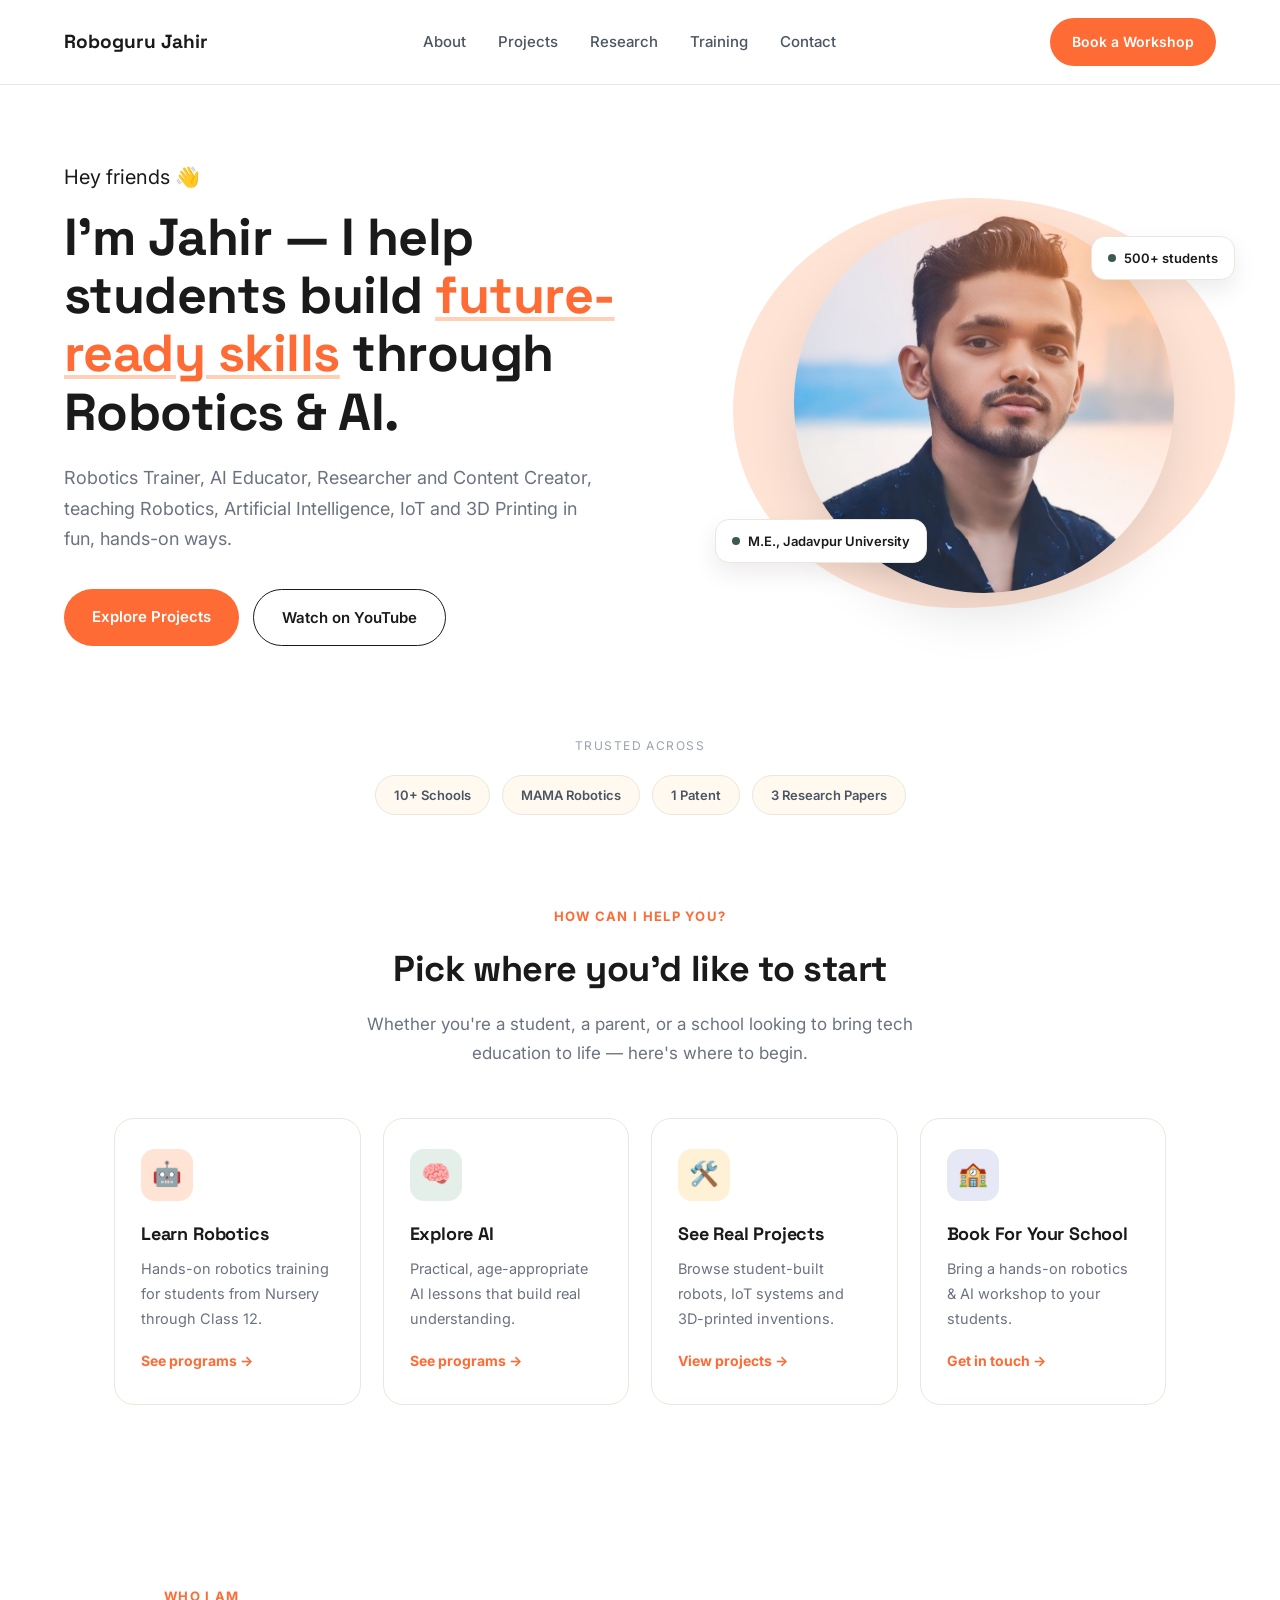
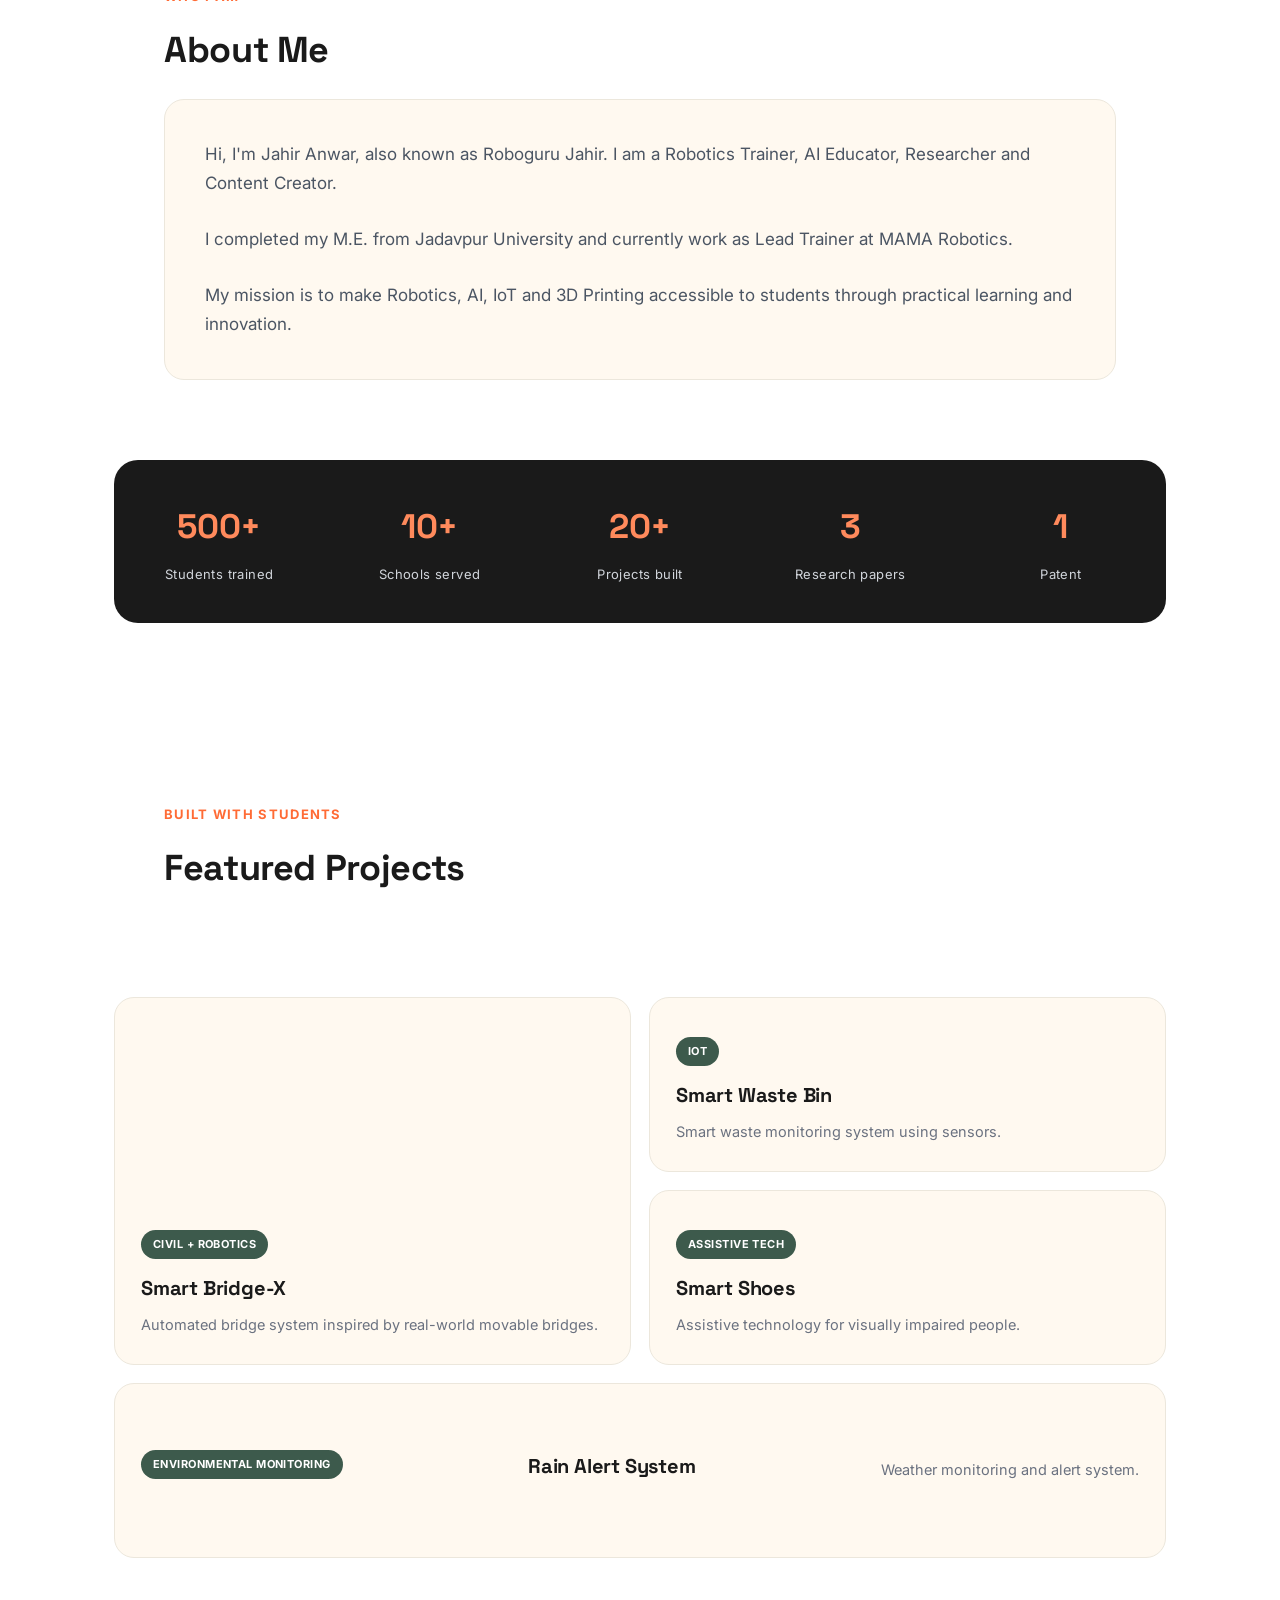
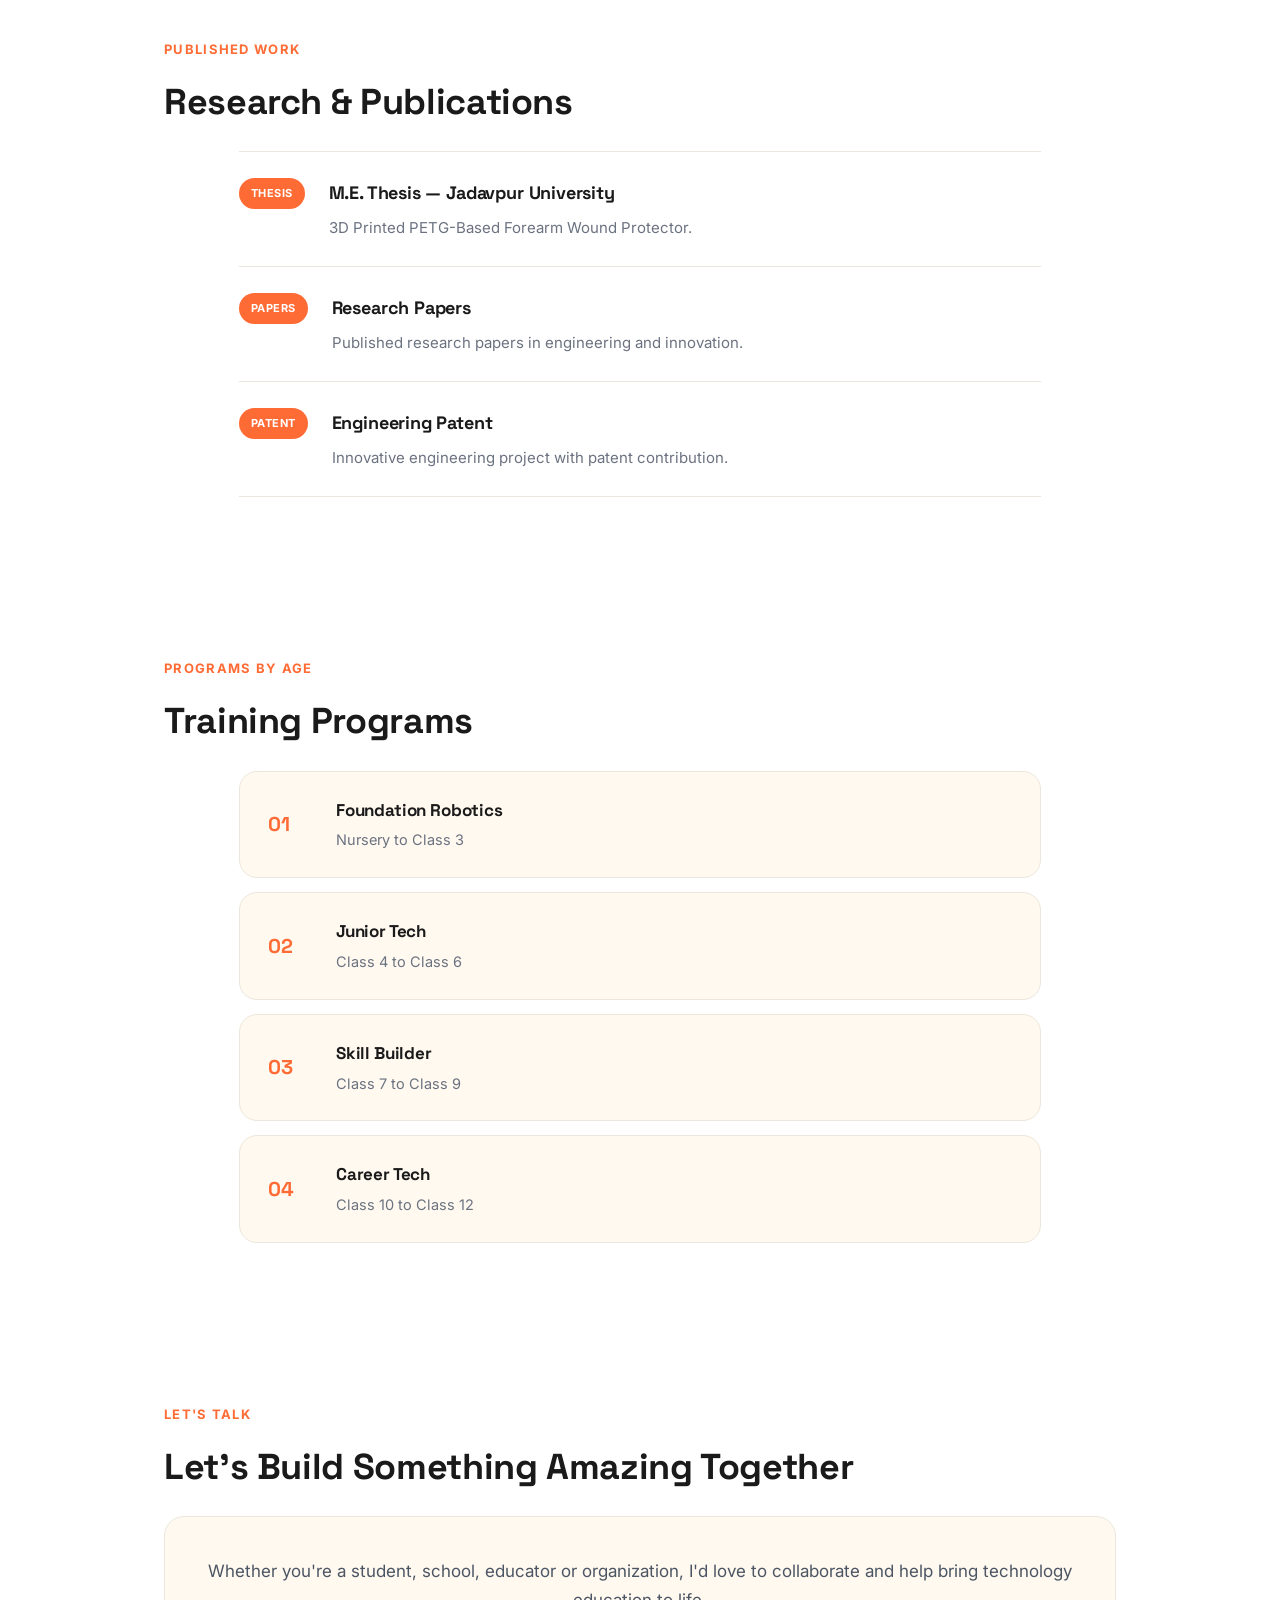
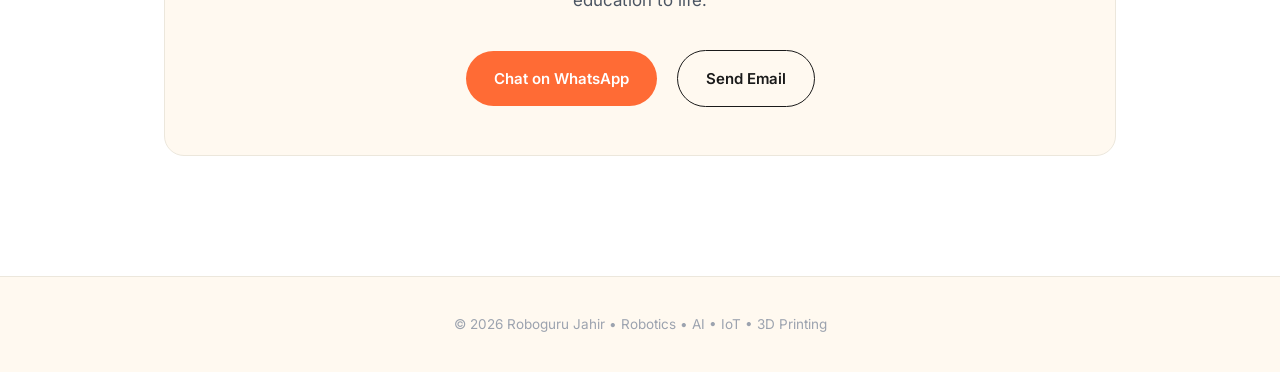
<file: index.html>
<!DOCTYPE html>
<html lang="en">

<head>
<meta charset="UTF-8">
<meta name="viewport" content="width=device-width, initial-scale=1.0">

<title>Roboguru Jahir | Robotics & AI Educator in Kolkata</title>
<meta name="description" content="Jahir Anwar (Roboguru Jahir) trains 500+ students across 10+ schools in Robotics, AI, IoT and 3D Printing. M.E., Jadavpur University. Lead Trainer at MAMA Robotics.">

<link rel="stylesheet" href="style.css">

<link rel="preconnect" href="https://fonts.googleapis.com">
<link href="https://fonts.googleapis.com/css2?family=Space+Grotesk:wght@500;600;700&family=Inter:wght@400;500;600&family=JetBrains+Mono:wght@400;500;700&display=swap" rel="stylesheet">

<script defer src="script.js"></script>

</head>

<body>

<header>
<div class="navbar">
  <div class="logo">Roboguru Jahir</div>
  <div class="nav-links">
    <a href="#about">About</a>
    <a href="#projects">Projects</a>
    <a href="#research">Research</a>
    <a href="#training">Training</a>
    <a href="#contact">Contact</a>
  </div>
  <a href="#contact" class="cta-btn">Book a Workshop</a>
</div>
</header>

<section class="hero">
  <div class="hero-content">
    <div class="hero-greeting">Hey friends 👋</div>
    <h1>I'm Jahir — I help students build <a href="#training">future-ready skills</a> through Robotics & AI.</h1>
    <p>
      Robotics Trainer, AI Educator, Researcher and Content Creator, teaching
      Robotics, Artificial Intelligence, IoT and 3D Printing in fun,
      hands-on ways.
    </p>
    <div class="hero-buttons">
      <a href="#projects" class="btn-primary">Explore Projects</a>
      <a href="https://youtube.com/@robogurujahir" target="_blank" class="btn-secondary">Watch on YouTube</a>
    </div>
  </div>

  <div class="hero-photo">
    <img src="jahir.jpg" alt="Jahir Anwar, Roboguru Jahir">
    <div class="hero-tag tag-1"><span class="dot"></span> 500+ students</div>
    <div class="hero-tag tag-2"><span class="dot"></span> M.E., Jadavpur University</div>
  </div>
</section>

<div class="trust-strip reveal">
  <span>Trusted across</span>
  <div class="trust-pills">
    <div>10+ Schools</div>
    <div>MAMA Robotics</div>
    <div>1 Patent</div>
    <div>3 Research Papers</div>
  </div>
</div>

<section class="topics-section reveal">
  <span class="eyebrow">How Can I Help You?</span>
  <h2 class="section-title">Pick where you'd like to start</h2>
  <p class="section-sub">Whether you're a student, a parent, or a school looking to bring tech education to life — here's where to begin.</p>

  <div class="topics-grid">
    <div class="topic-card">
      <div class="topic-icon">🤖</div>
      <h3>Learn Robotics</h3>
      <p>Hands-on robotics training for students from Nursery through Class 12.</p>
      <a href="#training">See programs →</a>
    </div>
    <div class="topic-card">
      <div class="topic-icon">🧠</div>
      <h3>Explore AI</h3>
      <p>Practical, age-appropriate AI lessons that build real understanding.</p>
      <a href="#training">See programs →</a>
    </div>
    <div class="topic-card">
      <div class="topic-icon">🛠️</div>
      <h3>See Real Projects</h3>
      <p>Browse student-built robots, IoT systems and 3D-printed inventions.</p>
      <a href="#projects">View projects →</a>
    </div>
    <div class="topic-card">
      <div class="topic-icon">🏫</div>
      <h3>Book For Your School</h3>
      <p>Bring a hands-on robotics & AI workshop to your students.</p>
      <a href="#contact">Get in touch →</a>
    </div>
  </div>
</section>

<section id="about" class="about reveal">
  <span class="eyebrow">Who I Am</span>
  <h2 class="section-title">About Me</h2>
  <div class="about-card">
    <p>
      Hi, I'm Jahir Anwar, also known as Roboguru Jahir. I am a Robotics Trainer,
      AI Educator, Researcher and Content Creator.
    </p>
    <br>
    <p>
      I completed my M.E. from Jadavpur University and currently work as Lead
      Trainer at MAMA Robotics.
    </p>
    <br>
    <p>
      My mission is to make Robotics, AI, IoT and 3D Printing accessible to
      students through practical learning and innovation.
    </p>
  </div>
</section>

<section class="stats-section reveal">
  <div class="stats">
    <div class="card">
      <h3>500+</h3>
      <p>Students trained</p>
    </div>
    <div class="card">
      <h3>10+</h3>
      <p>Schools served</p>
    </div>
    <div class="card">
      <h3>20+</h3>
      <p>Projects built</p>
    </div>
    <div class="card">
      <h3>3</h3>
      <p>Research papers</p>
    </div>
    <div class="card">
      <h3>1</h3>
      <p>Patent</p>
    </div>
  </div>
</section>

<section id="projects" class="about reveal">
  <span class="eyebrow">Built With Students</span>
  <h2 class="section-title">Featured Projects</h2>
</section>

<div class="projects-grid reveal">
  <div class="project-card">
    <div class="project-tag">Civil + Robotics</div>
    <h3>Smart Bridge-X</h3>
    <p>Automated bridge system inspired by real-world movable bridges.</p>
  </div>
  <div class="project-card">
    <div class="project-tag">IoT</div>
    <h3>Smart Waste Bin</h3>
    <p>Smart waste monitoring system using sensors.</p>
  </div>
  <div class="project-card">
    <div class="project-tag">Assistive Tech</div>
    <h3>Smart Shoes</h3>
    <p>Assistive technology for visually impaired people.</p>
  </div>
  <div class="project-card">
    <div class="project-tag">Environmental Monitoring</div>
    <h3>Rain Alert System</h3>
    <p>Weather monitoring and alert system.</p>
  </div>
</div>

<section id="research" class="about reveal">
  <span class="eyebrow">Published Work</span>
  <h2 class="section-title">Research & Publications</h2>
  <div class="research-list">
    <div class="research-item">
      <div class="research-tag">THESIS</div>
      <div>
        <h3>M.E. Thesis — Jadavpur University</h3>
        <p>3D Printed PETG-Based Forearm Wound Protector.</p>
      </div>
    </div>
    <div class="research-item">
      <div class="research-tag">PAPERS</div>
      <div>
        <h3>Research Papers</h3>
        <p>Published research papers in engineering and innovation.</p>
      </div>
    </div>
    <div class="research-item">
      <div class="research-tag">PATENT</div>
      <div>
        <h3>Engineering Patent</h3>
        <p>Innovative engineering project with patent contribution.</p>
      </div>
    </div>
  </div>
</section>

<section id="training" class="about reveal">
  <span class="eyebrow">Programs By Age</span>
  <h2 class="section-title">Training Programs</h2>
  <div class="training-ladder">
    <div class="training-step">
      <div class="training-num">01</div>
      <div>
        <h3>Foundation Robotics</h3>
        <p>Nursery to Class 3</p>
      </div>
    </div>
    <div class="training-step">
      <div class="training-num">02</div>
      <div>
        <h3>Junior Tech</h3>
        <p>Class 4 to Class 6</p>
      </div>
    </div>
    <div class="training-step">
      <div class="training-num">03</div>
      <div>
        <h3>Skill Builder</h3>
        <p>Class 7 to Class 9</p>
      </div>
    </div>
    <div class="training-step">
      <div class="training-num">04</div>
      <div>
        <h3>Career Tech</h3>
        <p>Class 10 to Class 12</p>
      </div>
    </div>
  </div>
</section>

<section id="contact" class="about reveal">
  <span class="eyebrow">Let's Talk</span>
  <h2 class="section-title">Let's Build Something Amazing Together</h2>
  <div class="about-card">
    <p>
      Whether you're a student, school, educator or organization, I'd love to
      collaborate and help bring technology education to life.
    </p>
    <br>
    <a href="https://wa.me/916295172561" target="_blank" class="btn-primary">Chat on WhatsApp</a>
    <a href="mailto:robogurujahir@gmail.com" class="btn-secondary">Send Email</a>
  </div>
</section>

<footer>
  <p>© 2026 Roboguru Jahir • Robotics • AI • IoT • 3D Printing</p>
</footer>

</body>
</html>
</file>
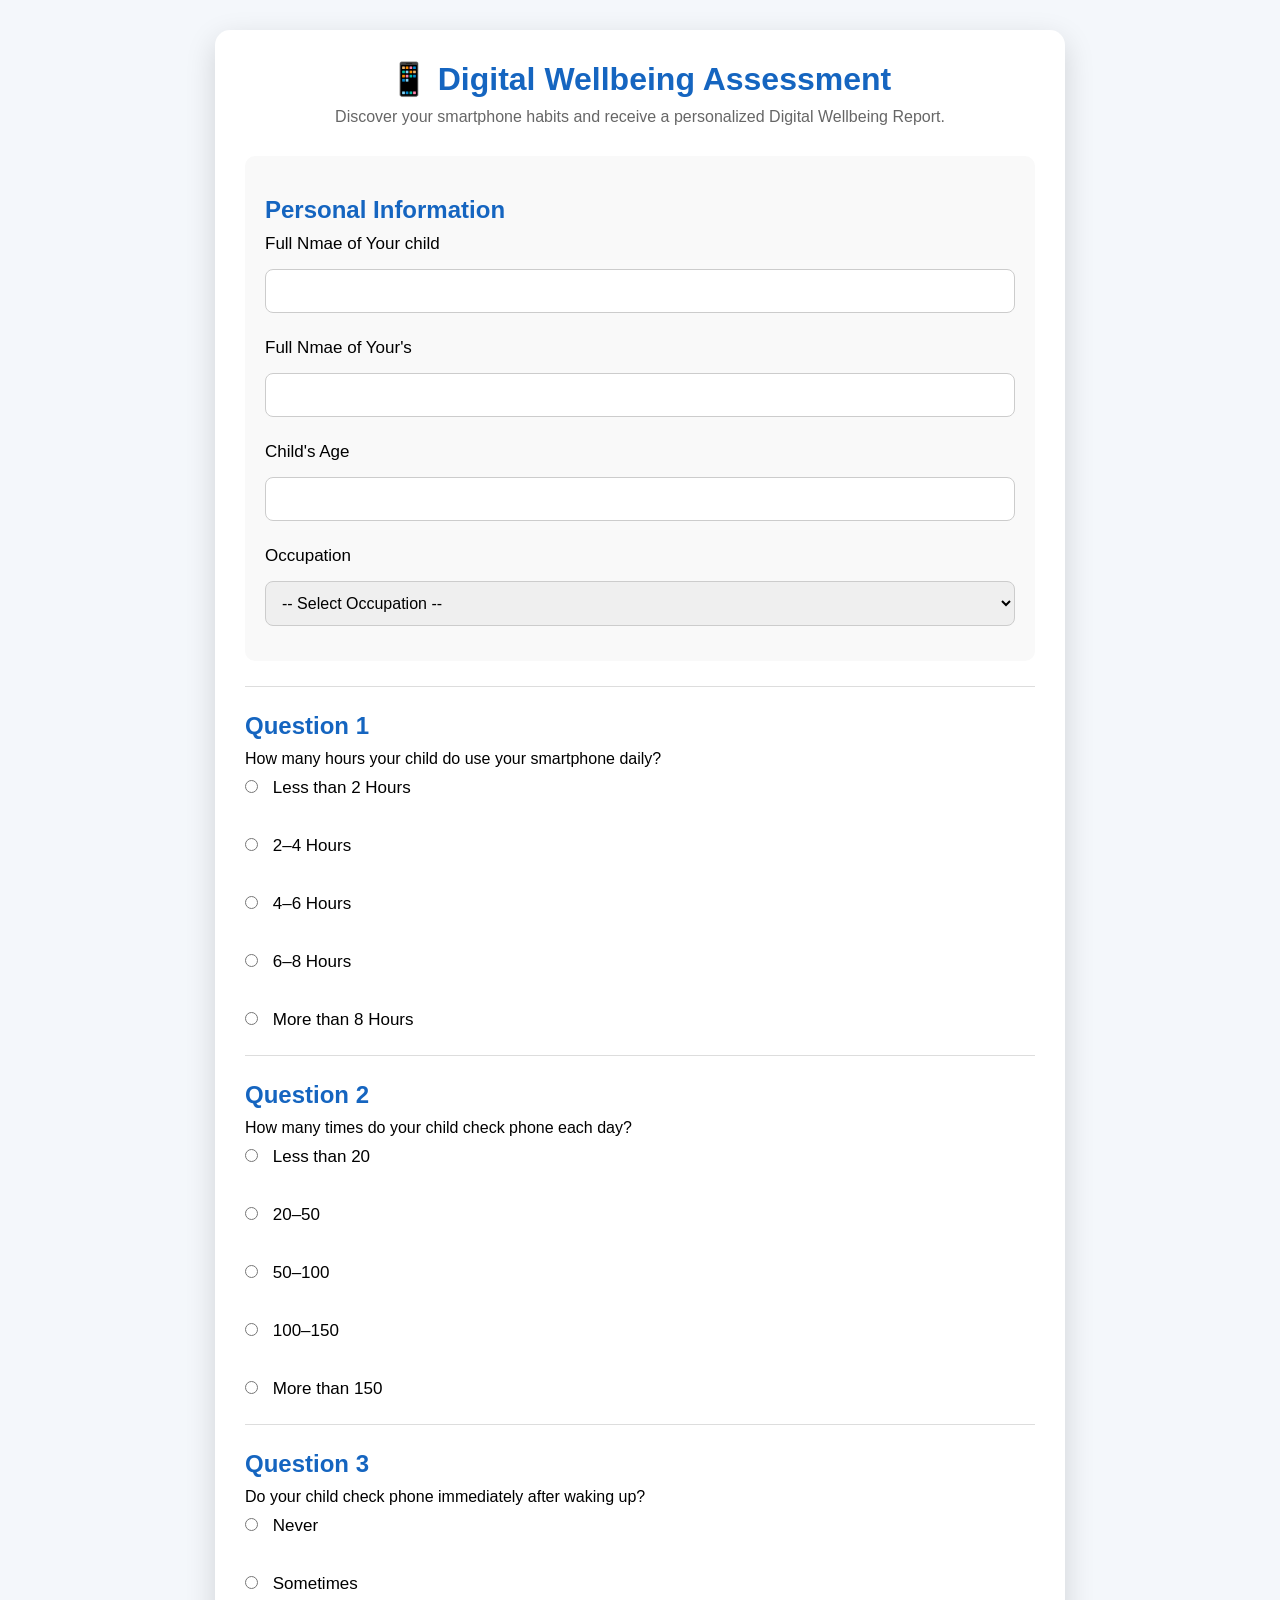
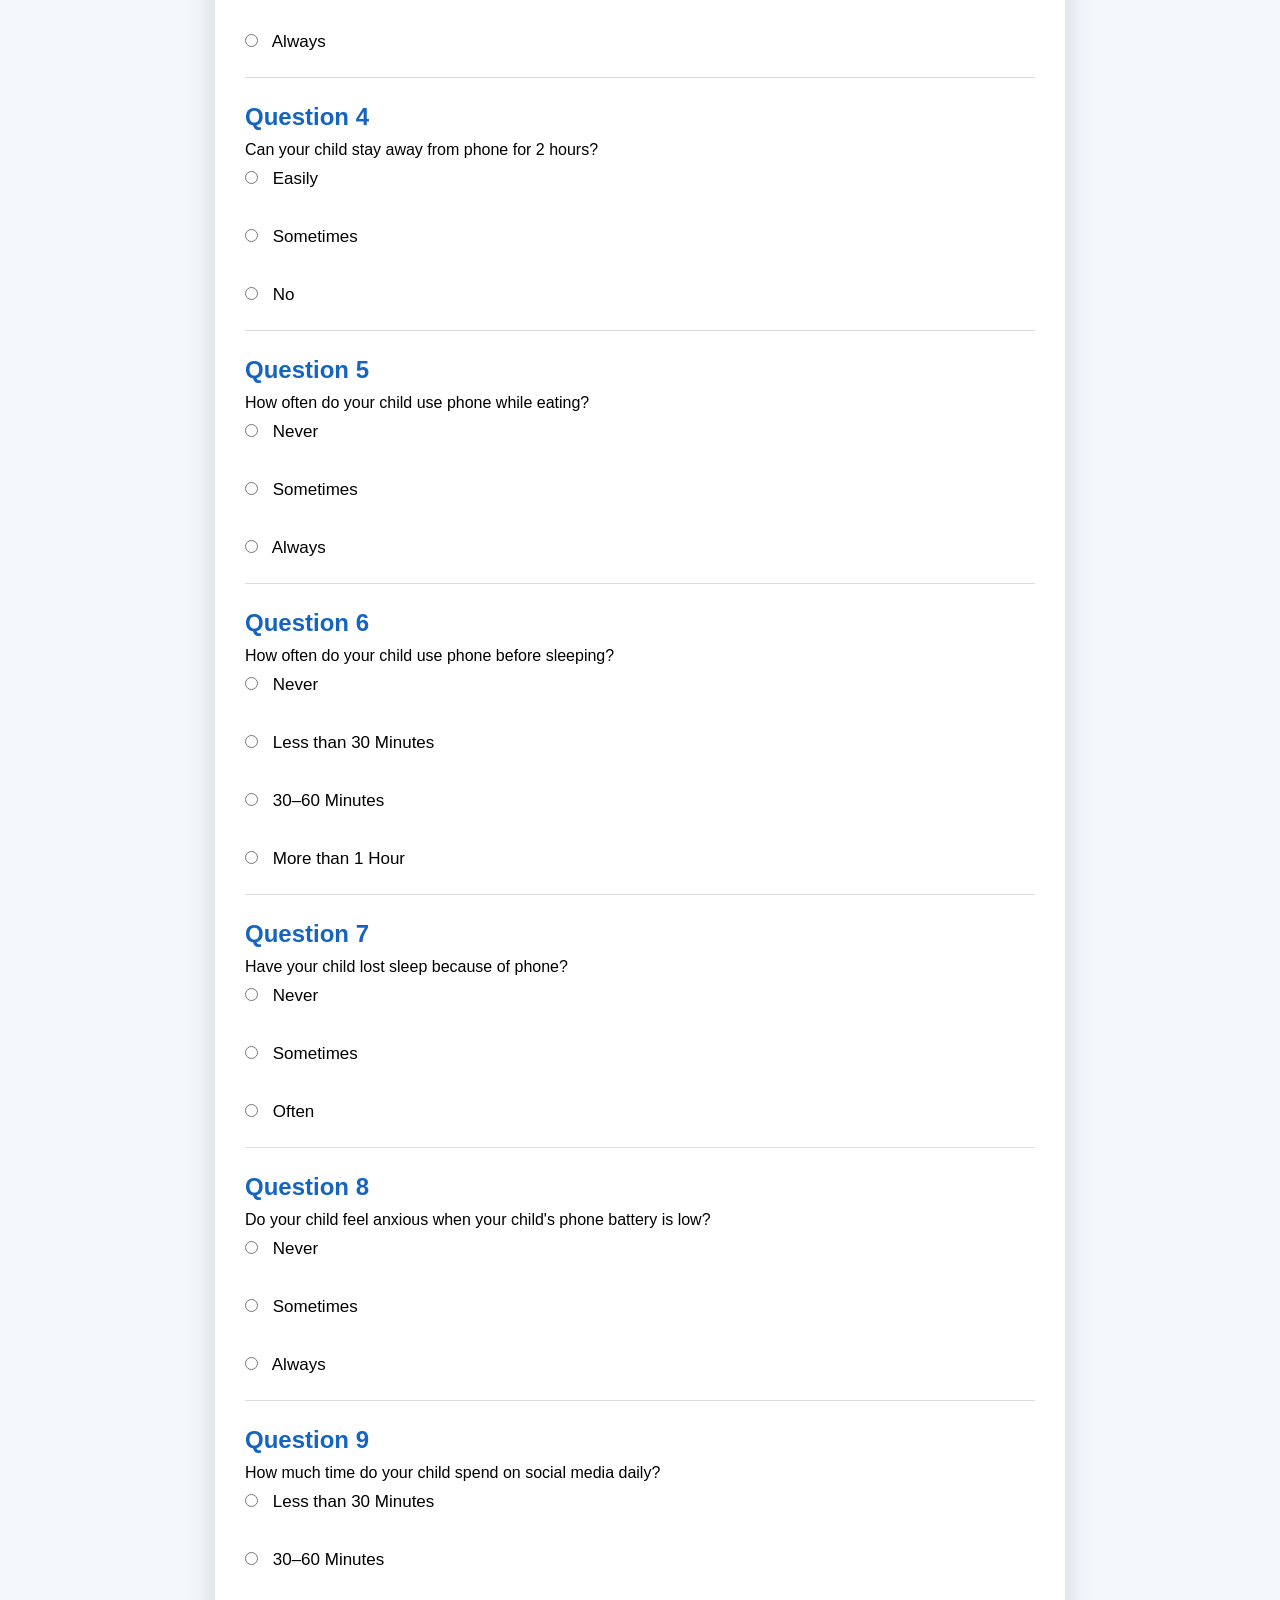
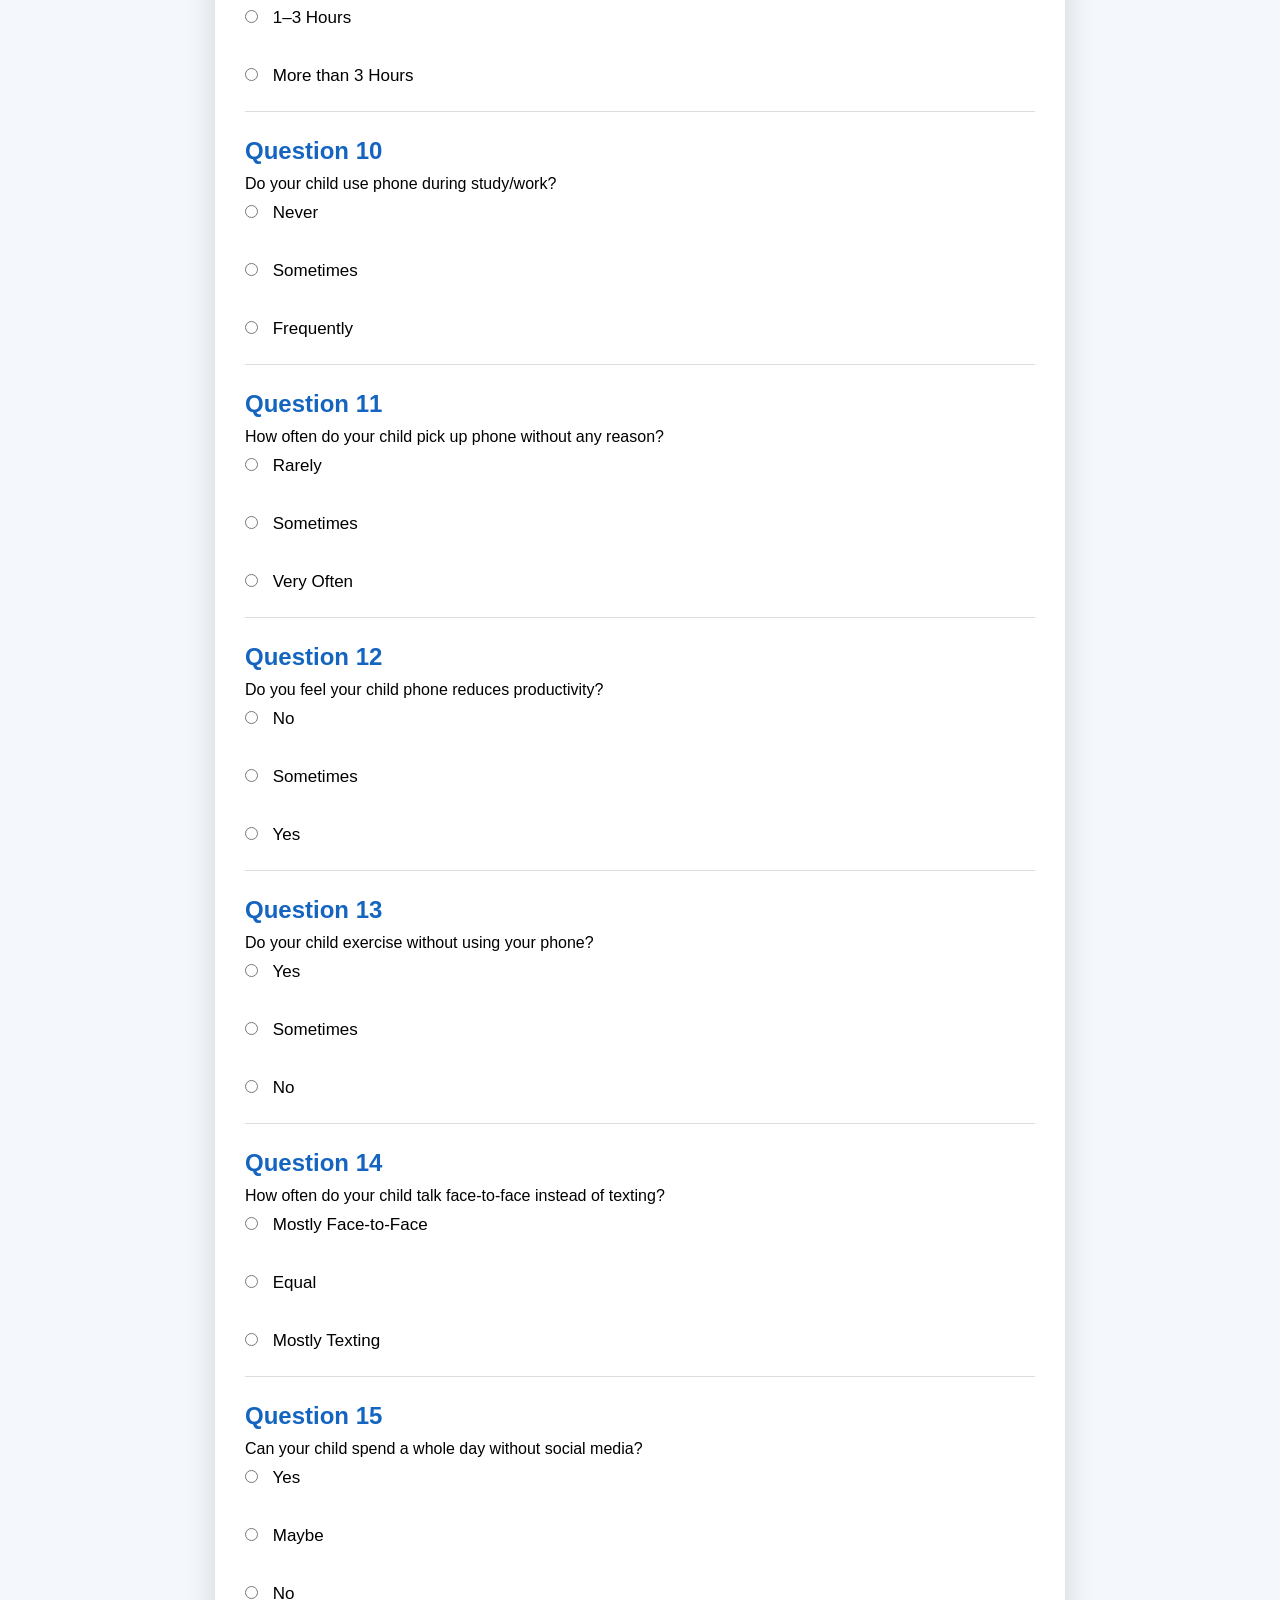
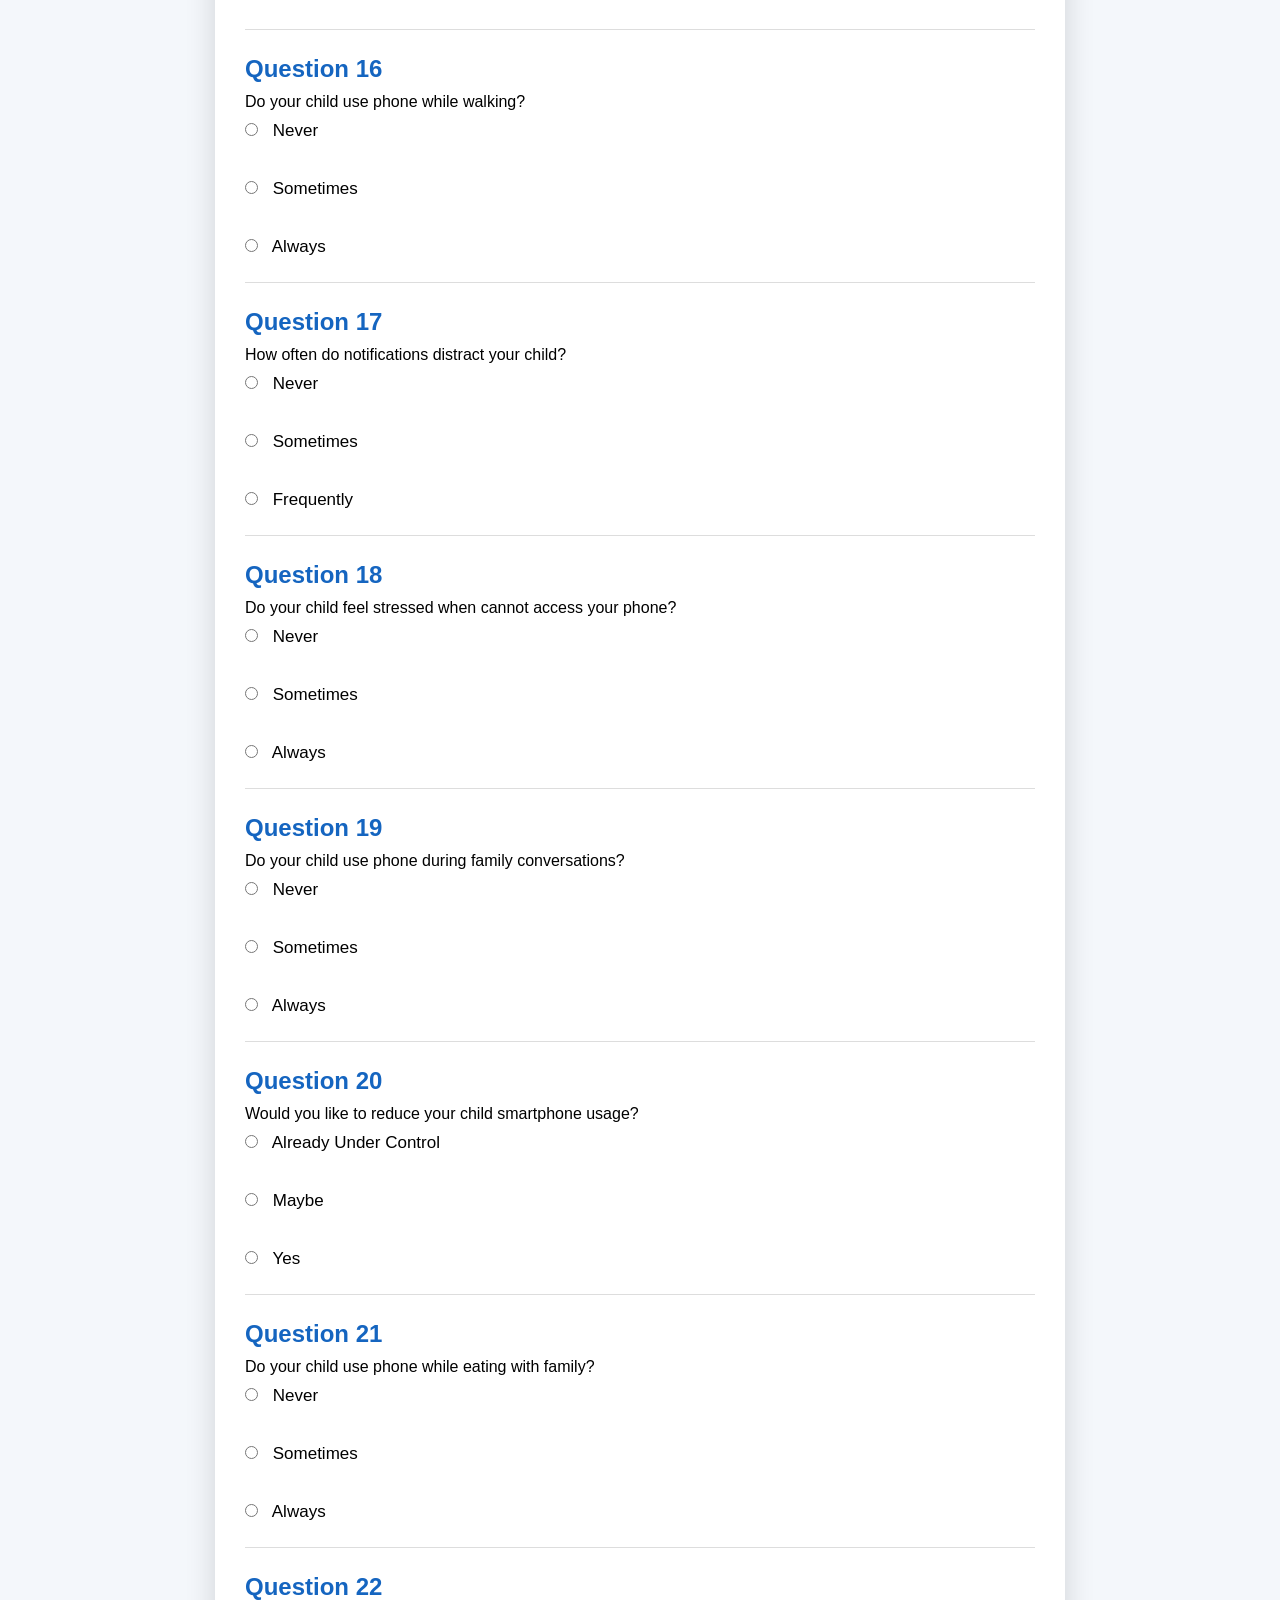
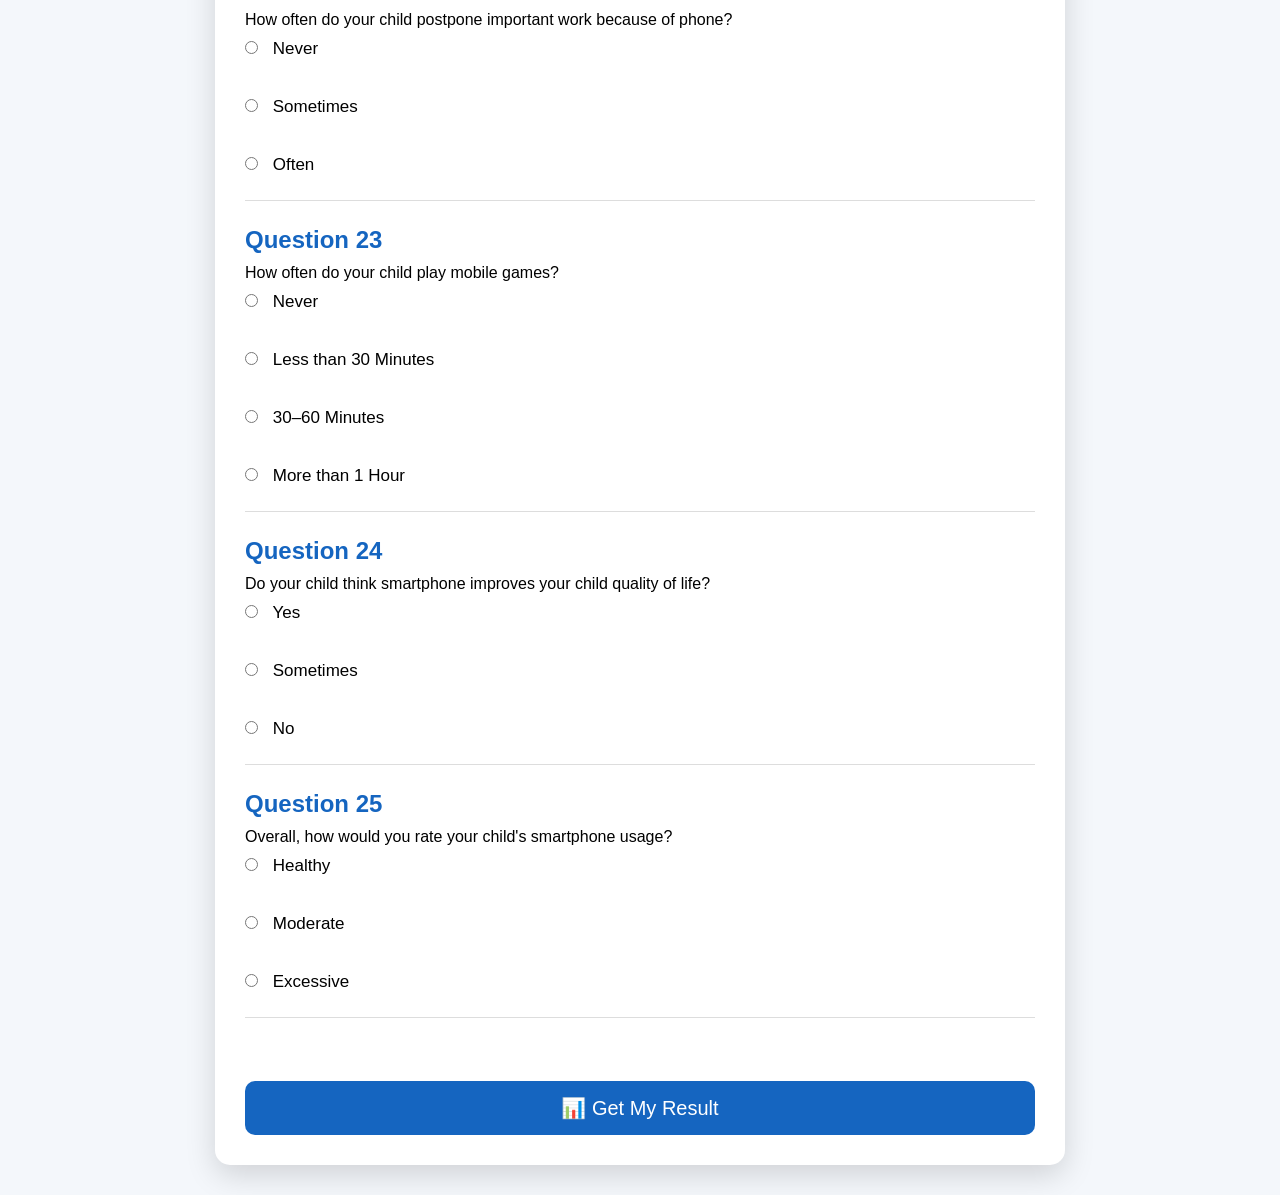
<file: digital-wellbeing.html>
<!DOCTYPE html>
<html lang="en">

<head>

<meta charset="UTF-8">
<meta name="viewport" content="width=device-width, initial-scale=1.0">

<!-- Prevent Browser Cache -->
<meta http-equiv="Cache-Control" content="no-cache, no-store, must-revalidate">
<meta http-equiv="Pragma" content="no-cache">
<meta http-equiv="Expires" content="0">

<title>Digital Wellbeing Assessment</title>

<link rel="stylesheet" href="digital-style.css?v=4">

</head>

<body>

<div class="container">

<h1>📱 Digital Wellbeing Assessment</h1>

<p class="subtitle">
Discover your smartphone habits and receive a personalized Digital Wellbeing Report.
</p>

<form id="surveyForm" onsubmit="return false;" autocomplete="off">

<div class="card">

<h2>Personal Information</h2>

<label for="name">Full Nmae of Your child </label>
<input type="text" id="name" required>

<label for="name">Full Nmae of Your's </label>
<input type="text" id="name" required>

<label for="age">Child's Age</label>
<input type="number" id="age" min="1" max="120" required>

<label for="occupation">Occupation</label>

<select id="occupation" required>

<option value="">-- Select Occupation --</option>

<option>Student</option>

<option>Teacher</option>

<option>Working Professional</option>

<option>Business</option>

<option>Other</option>

</select>

</div>

<hr>

<h2>Question 1</h2>

<p>How many hours your child do  use your smartphone daily?</p>

<label><input type="radio" name="q1" value="0"> Less than 2 Hours</label><br>

<label><input type="radio" name="q1" value="1"> 2–4 Hours</label><br>

<label><input type="radio" name="q1" value="2"> 4–6 Hours</label><br>

<label><input type="radio" name="q1" value="3"> 6–8 Hours</label><br>

<label><input type="radio" name="q1" value="4"> More than 8 Hours</label>

<hr>
<h2>Question 2</h2>

<p>How many times do your child check  phone each day?</p>

<label><input type="radio" name="q2" value="0"> Less than 20</label><br>

<label><input type="radio" name="q2" value="1"> 20–50</label><br>

<label><input type="radio" name="q2" value="2"> 50–100</label><br>

<label><input type="radio" name="q2" value="3"> 100–150</label><br>

<label><input type="radio" name="q2" value="4"> More than 150</label>

<hr>

<h2>Question 3</h2>

<p>Do your child check  phone immediately after waking up?</p>

<label><input type="radio" name="q3" value="0"> Never</label><br>

<label><input type="radio" name="q3" value="2"> Sometimes</label><br>

<label><input type="radio" name="q3" value="4"> Always</label>

<hr>

<h2>Question 4</h2>

<p>Can your child stay away from  phone for 2 hours?</p>

<label><input type="radio" name="q4" value="0"> Easily</label><br>

<label><input type="radio" name="q4" value="2"> Sometimes</label><br>

<label><input type="radio" name="q4" value="4"> No</label>

<hr>

<h2>Question 5</h2>

<p>How often do your child use phone while eating?</p>

<label><input type="radio" name="q5" value="0"> Never</label><br>

<label><input type="radio" name="q5" value="2"> Sometimes</label><br>

<label><input type="radio" name="q5" value="4"> Always</label>

<hr>

<h2>Question 6</h2>

<p>How often do your child use  phone before sleeping?</p>

<label><input type="radio" name="q6" value="0"> Never</label><br>

<label><input type="radio" name="q6" value="1"> Less than 30 Minutes</label><br>

<label><input type="radio" name="q6" value="2"> 30–60 Minutes</label><br>

<label><input type="radio" name="q6" value="4"> More than 1 Hour</label>

<hr>

<h2>Question 7</h2>

<p>Have your child lost sleep because of  phone?</p>

<label><input type="radio" name="q7" value="0"> Never</label><br>

<label><input type="radio" name="q7" value="2"> Sometimes</label><br>

<label><input type="radio" name="q7" value="4"> Often</label>

<hr>

<h2>Question 8</h2>

<p>Do your child feel anxious when your child's phone battery is low?</p>

<label><input type="radio" name="q8" value="0"> Never</label><br>

<label><input type="radio" name="q8" value="2"> Sometimes</label><br>

<label><input type="radio" name="q8" value="4"> Always</label>

<hr>
<h2>Question 9</h2>

<p>How much time do your child spend on social media daily?</p>

<label><input type="radio" name="q9" value="0"> Less than 30 Minutes</label><br>

<label><input type="radio" name="q9" value="1"> 30–60 Minutes</label><br>

<label><input type="radio" name="q9" value="2"> 1–3 Hours</label><br>

<label><input type="radio" name="q9" value="4"> More than 3 Hours</label>

<hr>

<h2>Question 10</h2>

<p>Do your child use  phone during study/work?</p>

<label><input type="radio" name="q10" value="0"> Never</label><br>

<label><input type="radio" name="q10" value="2"> Sometimes</label><br>

<label><input type="radio" name="q10" value="4"> Frequently</label>

<hr>

<h2>Question 11</h2>

<p>How often do your child pick up  phone without any reason?</p>

<label><input type="radio" name="q11" value="0"> Rarely</label><br>

<label><input type="radio" name="q11" value="2"> Sometimes</label><br>

<label><input type="radio" name="q11" value="4"> Very Often</label>

<hr>

<h2>Question 12</h2>

<p>Do you feel your child phone reduces productivity?</p>

<label><input type="radio" name="q12" value="0"> No</label><br>

<label><input type="radio" name="q12" value="2"> Sometimes</label><br>

<label><input type="radio" name="q12" value="4"> Yes</label>

<hr>

<h2>Question 13</h2>

<p>Do your child exercise without using your phone?</p>

<label><input type="radio" name="q13" value="0"> Yes</label><br>

<label><input type="radio" name="q13" value="2"> Sometimes</label><br>

<label><input type="radio" name="q13" value="4"> No</label>

<hr>

<h2>Question 14</h2>

<p>How often do your child talk face-to-face instead of texting?</p>

<label><input type="radio" name="q14" value="0"> Mostly Face-to-Face</label><br>

<label><input type="radio" name="q14" value="2"> Equal</label><br>

<label><input type="radio" name="q14" value="4"> Mostly Texting</label>

<hr>

<h2>Question 15</h2>

<p>Can your child spend a whole day without social media?</p>

<label><input type="radio" name="q15" value="0"> Yes</label><br>

<label><input type="radio" name="q15" value="2"> Maybe</label><br>

<label><input type="radio" name="q15" value="4"> No</label>

<hr>

<h2>Question 16</h2>

<p>Do your child use  phone while walking?</p>

<label><input type="radio" name="q16" value="0"> Never</label><br>

<label><input type="radio" name="q16" value="2"> Sometimes</label><br>

<label><input type="radio" name="q16" value="4"> Always</label>

<hr>
<h2>Question 17</h2>

<p>How often do notifications distract your child?</p>

<label><input type="radio" name="q17" value="0"> Never</label><br>
<label><input type="radio" name="q17" value="2"> Sometimes</label><br>
<label><input type="radio" name="q17" value="4"> Frequently</label>

<hr>

<h2>Question 18</h2>

<p>Do your child feel stressed when  cannot access your phone?</p>

<label><input type="radio" name="q18" value="0"> Never</label><br>
<label><input type="radio" name="q18" value="2"> Sometimes</label><br>
<label><input type="radio" name="q18" value="4"> Always</label>

<hr>

<h2>Question 19</h2>

<p>Do your child use  phone during family conversations?</p>

<label><input type="radio" name="q19" value="0"> Never</label><br>
<label><input type="radio" name="q19" value="2"> Sometimes</label><br>
<label><input type="radio" name="q19" value="4"> Always</label>

<hr>

<h2>Question 20</h2>

<p>Would you  like to reduce your child smartphone usage?</p>

<label><input type="radio" name="q20" value="0"> Already Under Control</label><br>
<label><input type="radio" name="q20" value="2"> Maybe</label><br>
<label><input type="radio" name="q20" value="4"> Yes</label>

<hr>

<h2>Question 21</h2>

<p>Do your child use  phone while eating with family?</p>

<label><input type="radio" name="q21" value="0"> Never</label><br>
<label><input type="radio" name="q21" value="2"> Sometimes</label><br>
<label><input type="radio" name="q21" value="4"> Always</label>

<hr>

<h2>Question 22</h2>

<p>How often do your child postpone important work because of phone?</p>

<label><input type="radio" name="q22" value="0"> Never</label><br>
<label><input type="radio" name="q22" value="2"> Sometimes</label><br>
<label><input type="radio" name="q22" value="4"> Often</label>

<hr>

<h2>Question 23</h2>

<p>How often do your child play mobile games?</p>

<label><input type="radio" name="q23" value="0"> Never</label><br>
<label><input type="radio" name="q23" value="1"> Less than 30 Minutes</label><br>
<label><input type="radio" name="q23" value="2"> 30–60 Minutes</label><br>
<label><input type="radio" name="q23" value="4"> More than 1 Hour</label>

<hr>

<h2>Question 24</h2>

<p>Do your child think  smartphone improves your child quality of life?</p>

<label><input type="radio" name="q24" value="0"> Yes</label><br>
<label><input type="radio" name="q24" value="2"> Sometimes</label><br>
<label><input type="radio" name="q24" value="4"> No</label>

<hr>

<h2>Question 25</h2>

<p>Overall, how would you rate your child's smartphone usage?</p>

<label><input type="radio" name="q25" value="0"> Healthy</label><br>
<label><input type="radio" name="q25" value="2"> Moderate</label><br>
<label><input type="radio" name="q25" value="4"> Excessive</label>

<hr><br>

<button
type="button"
id="submitBtn"
onclick="calculateScore()">
📊 Get My Result
</button>

</form>

<div id="result" class="result" style="display:none;">

<h2>📱 Your Digital Wellbeing Report</h2>

<h3 id="score"></h3>

<h3 id="status"></h3>

<p id="advice"></p>

</div>

<script src="digital-script.js?v=4"></script>

</body>
</html>
</file>
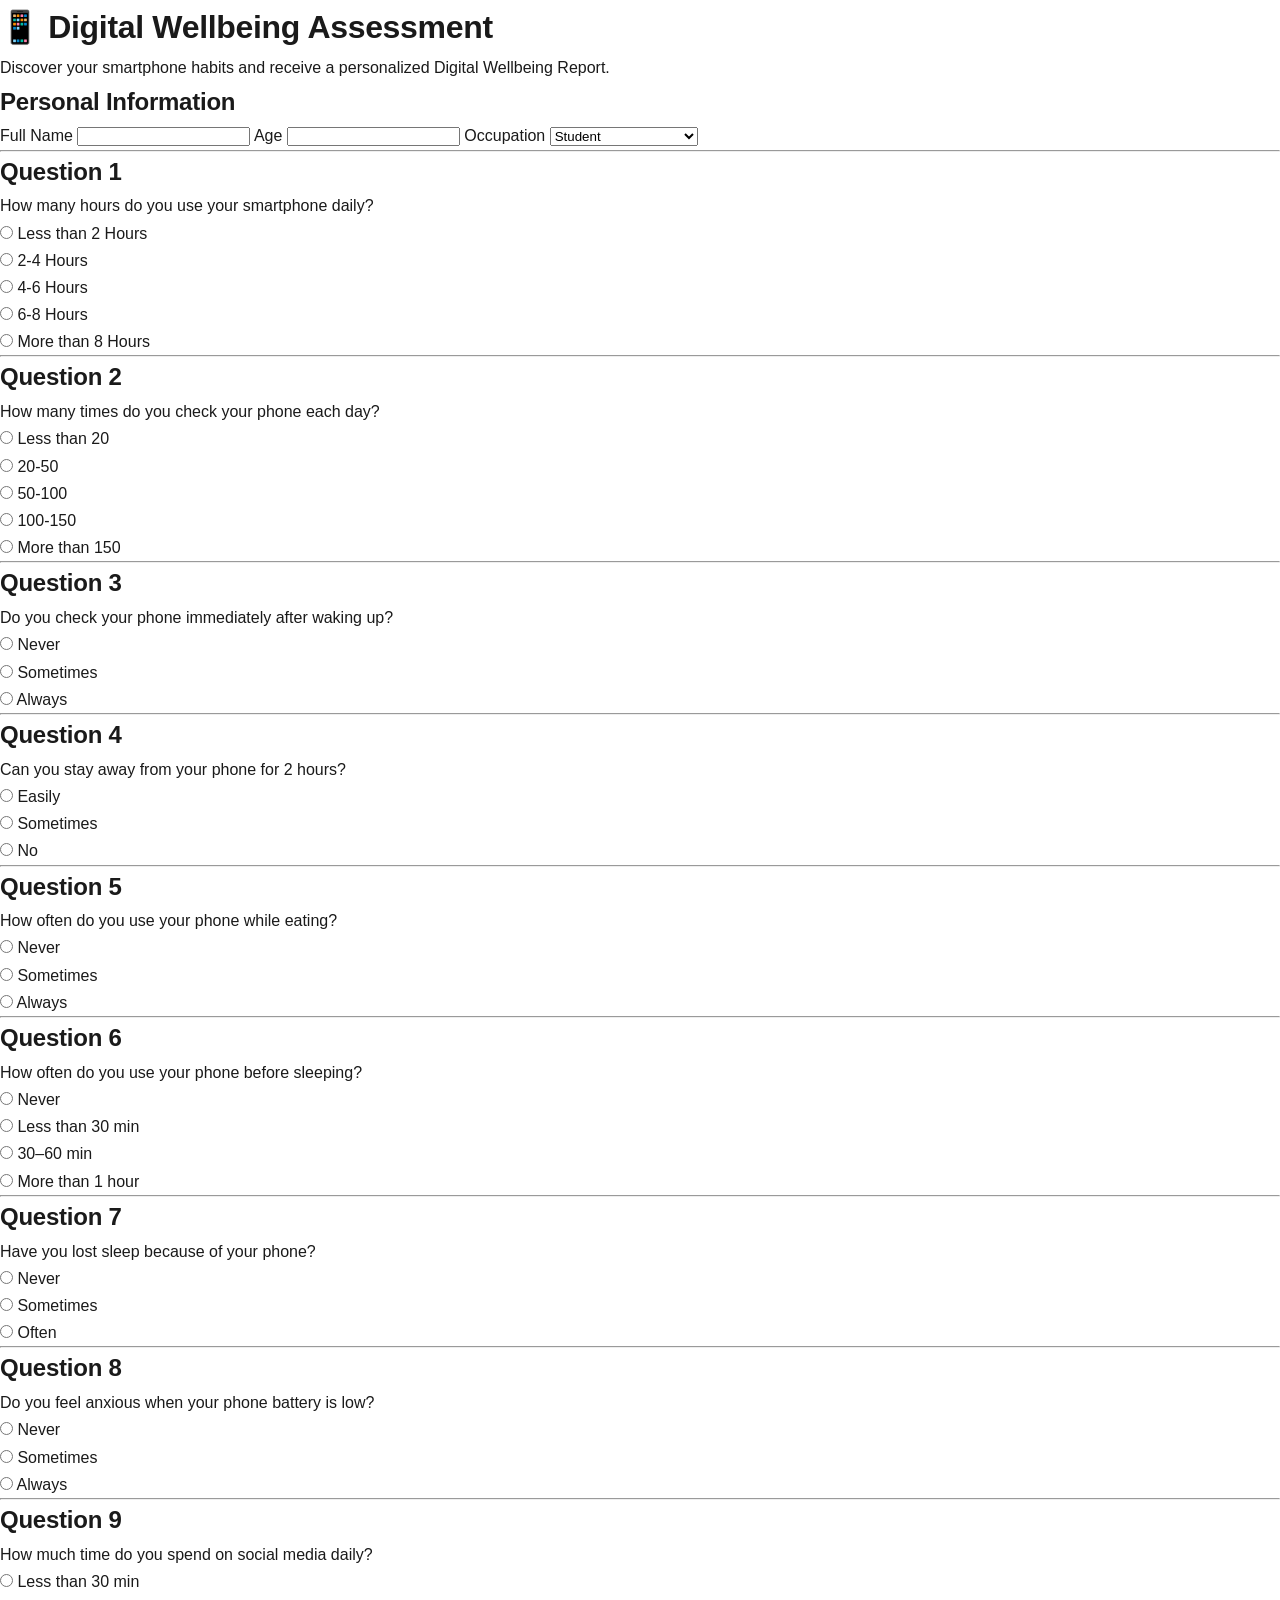
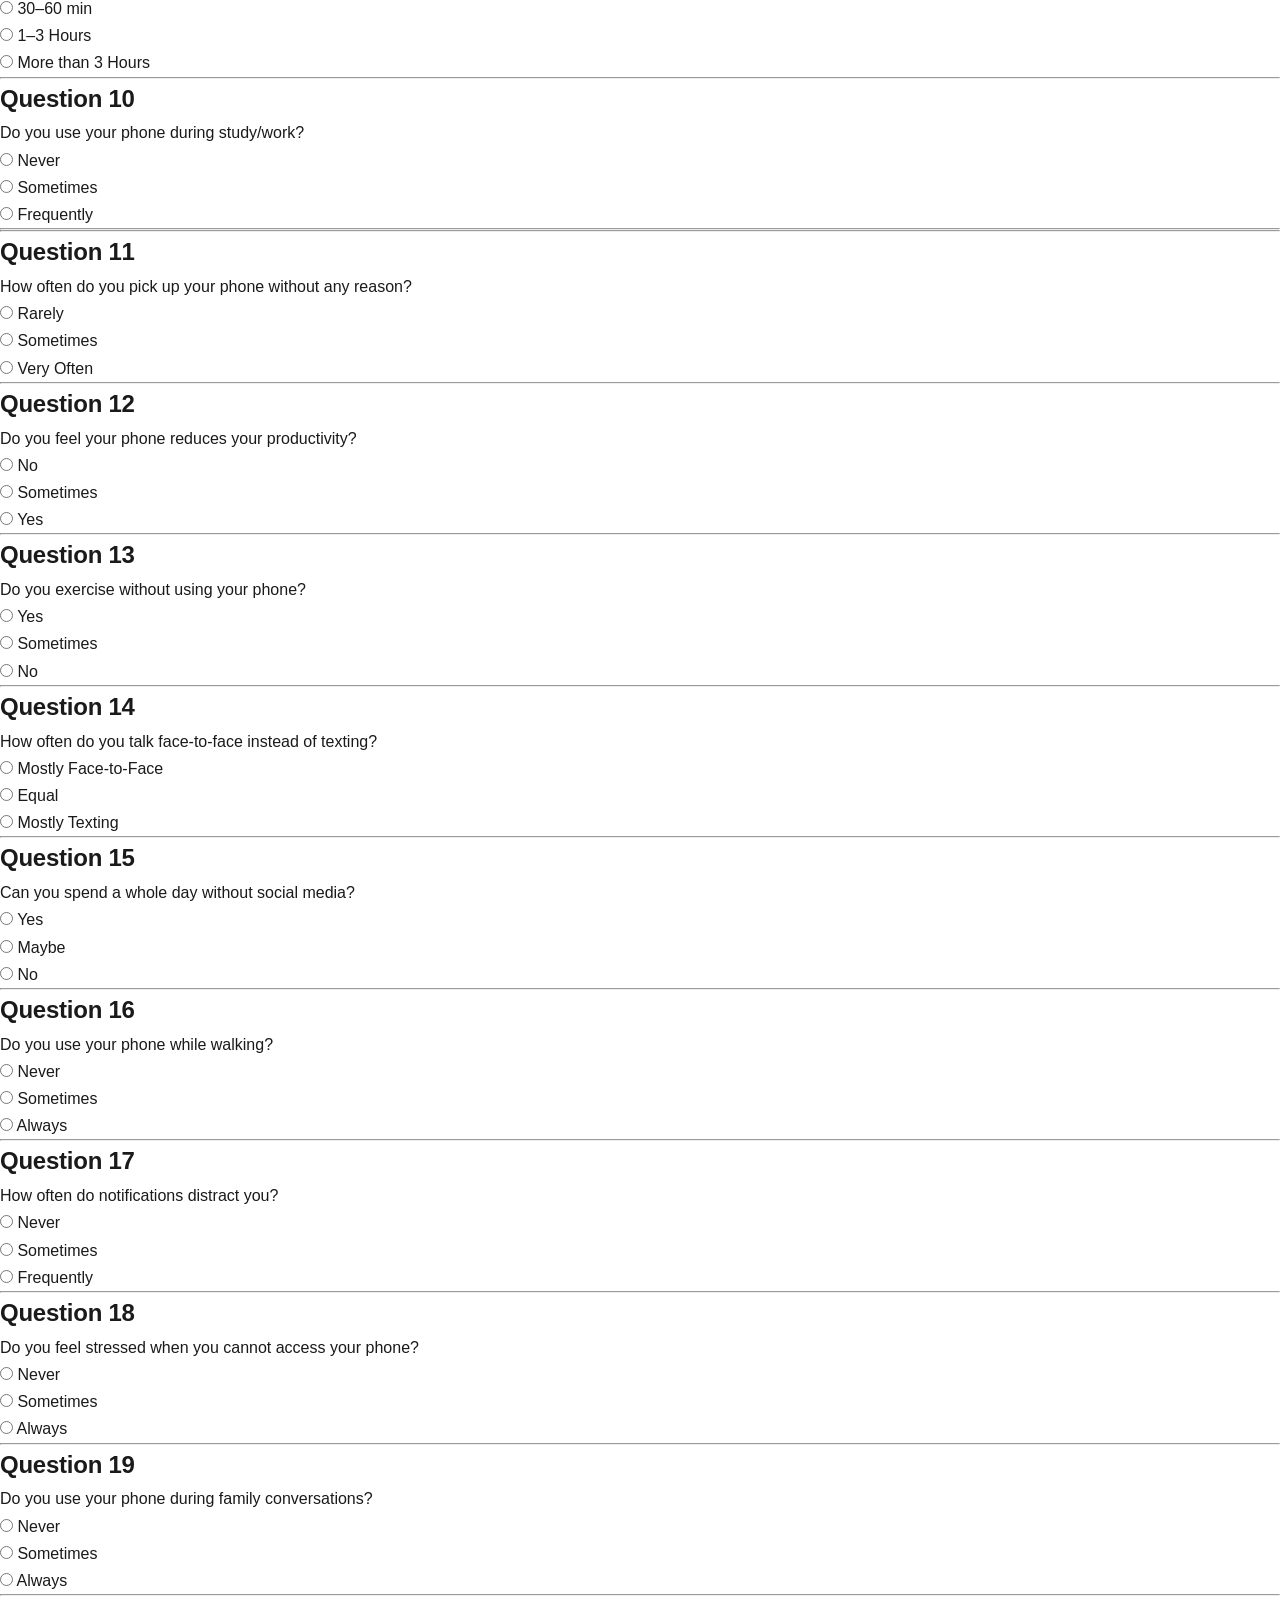
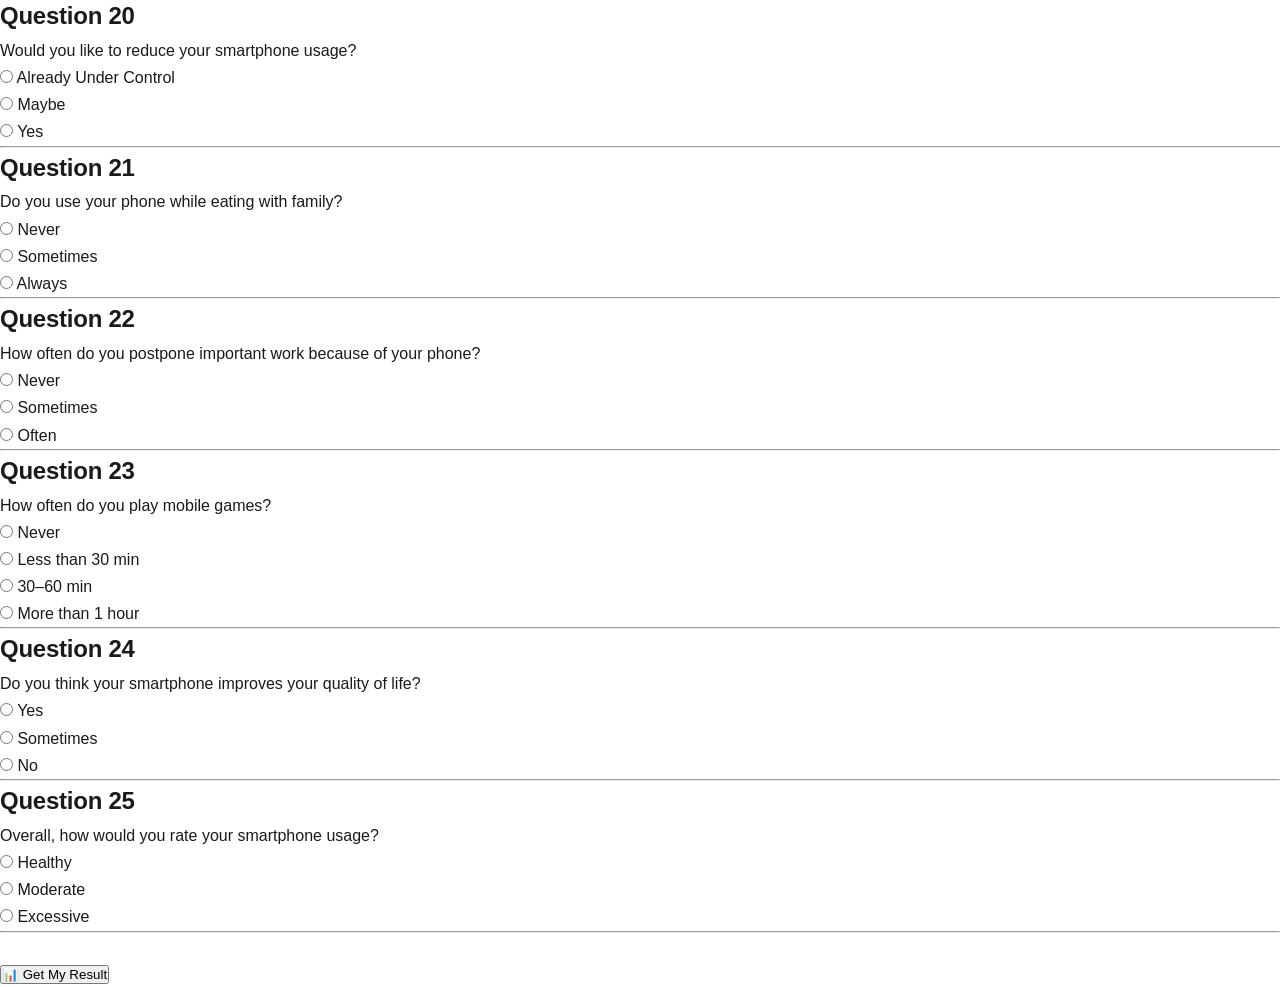
<file: digital-wellbeing.html.html>
<!DOCTYPE html>
<html lang="en">
<head>
<meta charset="UTF-8">
<meta name="viewport" content="width=device-width, initial-scale=1.0">
<title>Digital Wellbeing Assessment</title>

<link rel="stylesheet" href="style.css">

</head>

<body>

<div class="container">

<h1>📱 Digital Wellbeing Assessment</h1>

<p class="subtitle">
Discover your smartphone habits and receive a personalized Digital Wellbeing Report.
</p>

<form id="surveyForm">

<div class="card">

<h2>Personal Information</h2>

<label>Full Name</label>
<input type="text" id="name" required>

<label>Age</label>
<input type="number" id="age" required>

<label>Occupation</label>

<select id="occupation">

<option>Student</option>

<option>Teacher</option>

<option>Working Professional</option>

<option>Business</option>

<option>Other</option>

</select>

</div>

<hr>

<h2>Question 1</h2>

<p>How many hours do you use your smartphone daily?</p>

<label><input type="radio" name="q1" value="0"> Less than 2 Hours</label><br>

<label><input type="radio" name="q1" value="1"> 2-4 Hours</label><br>

<label><input type="radio" name="q1" value="2"> 4-6 Hours</label><br>

<label><input type="radio" name="q1" value="3"> 6-8 Hours</label><br>

<label><input type="radio" name="q1" value="4"> More than 8 Hours</label>

<hr>

<h2>Question 2</h2>

<p>How many times do you check your phone each day?</p>

<label><input type="radio" name="q2" value="0"> Less than 20</label><br>

<label><input type="radio" name="q2" value="1"> 20-50</label><br>

<label><input type="radio" name="q2" value="2"> 50-100</label><br>

<label><input type="radio" name="q2" value="3"> 100-150</label><br>

<label><input type="radio" name="q2" value="4"> More than 150</label>

<hr>

<h2>Question 3</h2>

<p>Do you check your phone immediately after waking up?</p>

<label><input type="radio" name="q3" value="0"> Never</label><br>

<label><input type="radio" name="q3" value="2"> Sometimes</label><br>

<label><input type="radio" name="q3" value="4"> Always</label>

<hr>

<h2>Question 4</h2>

<p>Can you stay away from your phone for 2 hours?</p>

<label><input type="radio" name="q4" value="0"> Easily</label><br>

<label><input type="radio" name="q4" value="2"> Sometimes</label><br>

<label><input type="radio" name="q4" value="4"> No</label>

<hr>

<h2>Question 5</h2>

<p>How often do you use your phone while eating?</p>

<label><input type="radio" name="q5" value="0"> Never</label><br>

<label><input type="radio" name="q5" value="2"> Sometimes</label><br>

<label><input type="radio" name="q5" value="4"> Always</label>

<hr>

<h2>Question 6</h2>

<p>How often do you use your phone before sleeping?</p>

<label><input type="radio" name="q6" value="0"> Never</label><br>

<label><input type="radio" name="q6" value="1"> Less than 30 min</label><br>

<label><input type="radio" name="q6" value="2"> 30–60 min</label><br>

<label><input type="radio" name="q6" value="4"> More than 1 hour</label>

<hr>

<h2>Question 7</h2>

<p>Have you lost sleep because of your phone?</p>

<label><input type="radio" name="q7" value="0"> Never</label><br>

<label><input type="radio" name="q7" value="2"> Sometimes</label><br>

<label><input type="radio" name="q7" value="4"> Often</label>

<hr>

<h2>Question 8</h2>

<p>Do you feel anxious when your phone battery is low?</p>

<label><input type="radio" name="q8" value="0"> Never</label><br>

<label><input type="radio" name="q8" value="2"> Sometimes</label><br>

<label><input type="radio" name="q8" value="4"> Always</label>

<hr>

<h2>Question 9</h2>

<p>How much time do you spend on social media daily?</p>

<label><input type="radio" name="q9" value="0"> Less than 30 min</label><br>

<label><input type="radio" name="q9" value="1"> 30–60 min</label><br>

<label><input type="radio" name="q9" value="2"> 1–3 Hours</label><br>

<label><input type="radio" name="q9" value="4"> More than 3 Hours</label>

<hr>

<h2>Question 10</h2>

<p>Do you use your phone during study/work?</p>

<label><input type="radio" name="q10" value="0"> Never</label><br>

<label><input type="radio" name="q10" value="2"> Sometimes</label><br>

<label><input type="radio" name="q10" value="4"> Frequently</label>

<hr>
<hr>

<h2>Question 11</h2>
<p>How often do you pick up your phone without any reason?</p>

<label><input type="radio" name="q11" value="0"> Rarely</label><br>
<label><input type="radio" name="q11" value="2"> Sometimes</label><br>
<label><input type="radio" name="q11" value="4"> Very Often</label>

<hr>

<h2>Question 12</h2>
<p>Do you feel your phone reduces your productivity?</p>

<label><input type="radio" name="q12" value="0"> No</label><br>
<label><input type="radio" name="q12" value="2"> Sometimes</label><br>
<label><input type="radio" name="q12" value="4"> Yes</label>

<hr>

<h2>Question 13</h2>
<p>Do you exercise without using your phone?</p>

<label><input type="radio" name="q13" value="0"> Yes</label><br>
<label><input type="radio" name="q13" value="2"> Sometimes</label><br>
<label><input type="radio" name="q13" value="4"> No</label>

<hr>

<h2>Question 14</h2>
<p>How often do you talk face-to-face instead of texting?</p>

<label><input type="radio" name="q14" value="0"> Mostly Face-to-Face</label><br>
<label><input type="radio" name="q14" value="2"> Equal</label><br>
<label><input type="radio" name="q14" value="4"> Mostly Texting</label>

<hr>

<h2>Question 15</h2>
<p>Can you spend a whole day without social media?</p>

<label><input type="radio" name="q15" value="0"> Yes</label><br>
<label><input type="radio" name="q15" value="2"> Maybe</label><br>
<label><input type="radio" name="q15" value="4"> No</label>

<hr>

<h2>Question 16</h2>
<p>Do you use your phone while walking?</p>

<label><input type="radio" name="q16" value="0"> Never</label><br>
<label><input type="radio" name="q16" value="2"> Sometimes</label><br>
<label><input type="radio" name="q16" value="4"> Always</label>

<hr>

<h2>Question 17</h2>
<p>How often do notifications distract you?</p>

<label><input type="radio" name="q17" value="0"> Never</label><br>
<label><input type="radio" name="q17" value="2"> Sometimes</label><br>
<label><input type="radio" name="q17" value="4"> Frequently</label>

<hr>

<h2>Question 18</h2>
<p>Do you feel stressed when you cannot access your phone?</p>

<label><input type="radio" name="q18" value="0"> Never</label><br>
<label><input type="radio" name="q18" value="2"> Sometimes</label><br>
<label><input type="radio" name="q18" value="4"> Always</label>

<hr>

<h2>Question 19</h2>
<p>Do you use your phone during family conversations?</p>

<label><input type="radio" name="q19" value="0"> Never</label><br>
<label><input type="radio" name="q19" value="2"> Sometimes</label><br>
<label><input type="radio" name="q19" value="4"> Always</label>

<hr>

<h2>Question 20</h2>
<p>Would you like to reduce your smartphone usage?</p>

<label><input type="radio" name="q20" value="0"> Already Under Control</label><br>
<label><input type="radio" name="q20" value="2"> Maybe</label><br>
<label><input type="radio" name="q20" value="4"> Yes</label>

<hr>
<h2>Question 21</h2>
<p>Do you use your phone while eating with family?</p>

<label><input type="radio" name="q21" value="0"> Never</label><br>
<label><input type="radio" name="q21" value="2"> Sometimes</label><br>
<label><input type="radio" name="q21" value="4"> Always</label>

<hr>

<h2>Question 22</h2>
<p>How often do you postpone important work because of your phone?</p>

<label><input type="radio" name="q22" value="0"> Never</label><br>
<label><input type="radio" name="q22" value="2"> Sometimes</label><br>
<label><input type="radio" name="q22" value="4"> Often</label>

<hr>

<h2>Question 23</h2>
<p>How often do you play mobile games?</p>

<label><input type="radio" name="q23" value="0"> Never</label><br>
<label><input type="radio" name="q23" value="1"> Less than 30 min</label><br>
<label><input type="radio" name="q23" value="2"> 30–60 min</label><br>
<label><input type="radio" name="q23" value="4"> More than 1 hour</label>

<hr>

<h2>Question 24</h2>
<p>Do you think your smartphone improves your quality of life?</p>

<label><input type="radio" name="q24" value="0"> Yes</label><br>
<label><input type="radio" name="q24" value="2"> Sometimes</label><br>
<label><input type="radio" name="q24" value="4"> No</label>

<hr>

<h2>Question 25</h2>
<p>Overall, how would you rate your smartphone usage?</p>

<label><input type="radio" name="q25" value="0"> Healthy</label><br>
<label><input type="radio" name="q25" value="2"> Moderate</label><br>
<label><input type="radio" name="q25" value="4"> Excessive</label>

<hr><br>

<button type="button" onclick="calculateScore()">
📊 Get My Result
</button>

</form>

<div id="result" class="result" style="display:none;">

<h2>📱 Your Digital Wellbeing Report</h2>

<h3 id="score"></h3>

<h3 id="status"></h3>

<p id="advice"></p>

</div>

</div>

<script src="script.js"></script>

</body>
</html>
</file>
<file: style.css>
/* ===================================================
   ROBOGURU JAHIR — Light / Friendly Design Tokens
   ---------------------------------------------------
   Background   #FFFFFF
   Section alt  #FFF9F0   warm cream
   Ink          #1A1A1A
   Ink-soft     #6B7280
   Accent       #FF6B35   solder orange
   Accent-soft  #FFE4D6   pale orange (chips/blobs)
   Trace        #3D5A4C   deep green (tags)
   Line         #ECE7DC
=================================================== */

*{
  margin:0;
  padding:0;
  box-sizing:border-box;
}

html{
  scroll-behavior:smooth;
}

body{
  background:#FFFFFF;
  color:#1A1A1A;
  font-family:'Inter',sans-serif;
  line-height:1.7;
  overflow-x:hidden;
}

::selection{
  background:#FF6B35;
  color:#fff;
}

h1,h2,h3{
  font-family:'Space Grotesk',sans-serif;
  letter-spacing:-.01em;
}

.mono{ font-family:'JetBrains Mono',monospace; }

a{ color:inherit; }
a:focus-visible, button:focus-visible{
  outline:2px solid #FF6B35;
  outline-offset:4px;
}

/* ===================== HEADER ===================== */

header{
  position:fixed;
  top:0; left:0; width:100%;
  background:rgba(255,255,255,.9);
  backdrop-filter:blur(14px);
  border-bottom:1px solid #ECE7DC;
  z-index:1000;
}

.navbar{
  max-width:1200px;
  margin:auto;
  padding:18px 24px;
  display:flex;
  justify-content:space-between;
  align-items:center;
}

.logo{
  font-family:'Space Grotesk',sans-serif;
  font-size:19px;
  font-weight:700;
  color:#1A1A1A;
}

.nav-links{
  display:flex;
  gap:32px;
}
.nav-links a{
  text-decoration:none;
  color:#4B5563;
  font-size:15px;
  font-weight:500;
  transition:color .25s;
}
.nav-links a:hover{ color:#FF6B35; }

.cta-btn{
  background:#FF6B35;
  color:#fff;
  padding:12px 22px;
  border-radius:30px;
  text-decoration:none;
  font-weight:600;
  font-size:14px;
  transition:transform .25s, box-shadow .25s;
}
.cta-btn:hover{
  transform:translateY(-2px);
  box-shadow:0 10px 24px rgba(255,107,53,.3);
}

/* ===================== HERO ===================== */

.hero{
  max-width:1200px;
  margin:auto;
  padding:160px 24px 90px;
  display:grid;
  grid-template-columns:1.15fr .85fr;
  gap:60px;
  align-items:center;
}

.hero-content{ min-width:0; }

.hero-greeting{
  font-size:20px;
  margin-bottom:14px;
}

.hero h1{
  font-size:52px;
  line-height:1.12;
  font-weight:700;
  margin-bottom:22px;
  color:#1A1A1A;
}
.hero h1 a{
  color:#FF6B35;
  text-decoration:underline;
  text-decoration-color:#FFD0B5;
  text-decoration-thickness:4px;
  text-underline-offset:4px;
}

.hero p{
  font-size:18px;
  color:#6B7280;
  max-width:540px;
  margin-bottom:34px;
}

.hero-buttons{
  display:flex;
  gap:14px;
  flex-wrap:wrap;
}

.btn-primary{
  background:#FF6B35;
  color:#fff;
  padding:15px 28px;
  border-radius:30px;
  text-decoration:none;
  font-weight:600;
  font-size:15px;
  display:inline-block;
  transition:transform .25s, box-shadow .25s;
}
.btn-primary:hover{
  transform:translateY(-3px);
  box-shadow:0 12px 28px rgba(255,107,53,.3);
}

.btn-secondary{
  border:1.5px solid #1A1A1A;
  color:#1A1A1A;
  padding:15px 28px;
  border-radius:30px;
  text-decoration:none;
  font-weight:600;
  font-size:15px;
  display:inline-block;
  transition:.25s;
}
.btn-secondary:hover{
  background:#1A1A1A;
  color:#fff;
}

/* --- hero photo with soft blob backing --- */

.hero-photo{
  position:relative;
  display:flex;
  justify-content:center;
}

.hero-photo::before{
  content:"";
  position:absolute;
  width:108%;
  height:108%;
  background:#FFE4D6;
  border-radius:48% 52% 55% 45% / 52% 48% 52% 48%;
  z-index:0;
  top:-4%;
  left:-4%;
}

.hero-photo img{
  width:100%;
  max-width:380px;
  aspect-ratio:1/1;
  object-fit:cover;
  border-radius:50%;
  position:relative;
  z-index:1;
  box-shadow:0 24px 50px rgba(0,0,0,.1);
}

.hero-tag{
  position:absolute;
  z-index:2;
  background:#fff;
  border:1px solid #ECE7DC;
  border-radius:14px;
  padding:10px 16px;
  font-size:13px;
  font-weight:600;
  box-shadow:0 10px 24px rgba(0,0,0,.08);
  display:flex;
  align-items:center;
  gap:8px;
}
.hero-tag.tag-1{ top:6%; right:-4%; }
.hero-tag.tag-2{ bottom:8%; left:-8%; }
.hero-tag .dot{
  width:8px; height:8px;
  border-radius:50%;
  background:#3D5A4C;
  flex:none;
}

/* ===================== AS FEATURED / TRUST STRIP ===================== */

.trust-strip{
  max-width:1000px;
  margin:0 auto 90px;
  padding:0 24px;
  text-align:center;
}
.trust-strip span{
  display:block;
  font-size:12px;
  letter-spacing:.12em;
  text-transform:uppercase;
  color:#9CA3AF;
  margin-bottom:18px;
}
.trust-pills{
  display:flex;
  justify-content:center;
  flex-wrap:wrap;
  gap:12px;
}
.trust-pills div{
  background:#FFF9F0;
  border:1px solid #ECE7DC;
  border-radius:30px;
  padding:8px 18px;
  font-size:13px;
  font-weight:600;
  color:#4B5563;
}

/* ===================== SECTION SHARED ===================== */

.about{
  max-width:1000px;
  margin:auto;
  padding:80px 24px;
}

.eyebrow{
  font-size:13px;
  font-weight:700;
  letter-spacing:.1em;
  text-transform:uppercase;
  color:#FF6B35;
  display:block;
  margin-bottom:12px;
}

.section-title{
  font-size:36px;
  margin-bottom:18px;
  color:#1A1A1A;
  font-weight:700;
}
.section-sub{
  color:#6B7280;
  font-size:17px;
  max-width:560px;
  margin-bottom:44px;
}

.about-card{
  background:#FFF9F0;
  border:1px solid #ECE7DC;
  padding:40px;
  border-radius:20px;
}
.about-card p{
  font-size:17px;
  color:#4B5563;
}

/* ===================== TOPIC CARDS — "How Can I Help You?" ===================== */

.topics-section{
  max-width:1100px;
  margin:0 auto 100px;
  padding:0 24px;
  text-align:center;
}
.topics-section .section-title{ text-align:center; margin-bottom:10px; }
.topics-section .section-sub{ margin:0 auto 50px; text-align:center; }

.topics-grid{
  display:grid;
  grid-template-columns:repeat(4,1fr);
  gap:22px;
  text-align:left;
}

.topic-card{
  background:#fff;
  border:1px solid #ECE7DC;
  border-radius:20px;
  padding:30px 26px;
  transition:transform .3s, box-shadow .3s, border-color .3s;
}
.topic-card:hover{
  transform:translateY(-6px);
  box-shadow:0 20px 40px rgba(0,0,0,.08);
  border-color:#FFD0B5;
}

.topic-icon{
  width:52px;
  height:52px;
  border-radius:14px;
  display:flex;
  align-items:center;
  justify-content:center;
  font-size:24px;
  margin-bottom:18px;
}
.topic-card:nth-child(1) .topic-icon{ background:#FFE4D6; }
.topic-card:nth-child(2) .topic-icon{ background:#E3EFE8; }
.topic-card:nth-child(3) .topic-icon{ background:#FFF1D6; }
.topic-card:nth-child(4) .topic-icon{ background:#E6E9F5; }

.topic-card h3{
  font-size:18px;
  margin-bottom:8px;
  color:#1A1A1A;
}
.topic-card p{
  font-size:14.5px;
  color:#6B7280;
  margin-bottom:16px;
}
.topic-card a{
  font-size:14px;
  font-weight:700;
  color:#FF6B35;
  text-decoration:none;
}
.topic-card a:hover{ text-decoration:underline; }

/* ===================== STATS ===================== */

.stats-section{
  max-width:1100px;
  margin:0 auto 100px;
  padding:0 24px;
}

.stats{
  display:flex;
  flex-wrap:wrap;
  background:#1A1A1A;
  border-radius:24px;
  overflow:hidden;
}

.stats .card{
  flex:1 1 19%;
  text-align:center;
  padding:38px 16px;
}

.stats .card h3{
  font-family:'Space Grotesk',sans-serif;
  font-size:34px;
  color:#FF8A5C;
  margin-bottom:8px;
  font-weight:700;
}
.stats .card p{
  color:#D1D5DB;
  font-size:13px;
  letter-spacing:.03em;
}

/* ===================== PROJECTS ===================== */

.projects-grid{
  max-width:1100px;
  margin:auto;
  padding:0 24px;
  display:grid;
  grid-template-columns:repeat(4,1fr);
  grid-auto-rows:175px;
  gap:18px;
}

.project-card{
  background:#FFF9F0;
  border:1px solid #ECE7DC;
  border-radius:20px;
  padding:26px;
  display:flex;
  flex-direction:column;
  justify-content:flex-end;
  transition:transform .3s, box-shadow .3s, border-color .3s;
}
.project-card:hover{
  transform:translateY(-6px);
  box-shadow:0 20px 40px rgba(0,0,0,.08);
  border-color:#FFD0B5;
}

.project-card:nth-child(1){ grid-column:span 2; grid-row:span 2; }
.project-card:nth-child(2){ grid-column:span 2; }
.project-card:nth-child(3){ grid-column:span 2; }
.project-card:nth-child(4){ grid-column:span 4; flex-direction:row; align-items:center; justify-content:space-between; }

.project-tag{
  display:inline-block;
  font-size:11px;
  font-weight:700;
  color:#fff;
  background:#3D5A4C;
  padding:5px 12px;
  border-radius:20px;
  text-transform:uppercase;
  letter-spacing:.04em;
  margin-bottom:12px;
  width:fit-content;
}

.project-card h3{
  font-size:20px;
  color:#1A1A1A;
  margin-bottom:8px;
}
.project-card p{
  color:#6B7280;
  font-size:14.5px;
}

/* ===================== RESEARCH ===================== */

.research-list{
  max-width:850px;
  margin:auto;
  padding:0 24px;
}

.research-item{
  display:flex;
  gap:24px;
  padding:26px 0;
  border-bottom:1px solid #ECE7DC;
  align-items:flex-start;
}
.research-item:first-child{ border-top:1px solid #ECE7DC; }

.research-tag{
  font-size:11px;
  font-weight:700;
  color:#fff;
  background:#FF6B35;
  padding:6px 12px;
  border-radius:20px;
  height:fit-content;
  white-space:nowrap;
  letter-spacing:.04em;
}

.research-item h3{
  font-size:18px;
  color:#1A1A1A;
  margin-bottom:6px;
}
.research-item p{
  color:#6B7280;
  font-size:15px;
}

/* ===================== TRAINING — staged ladder ===================== */

.training-ladder{
  max-width:850px;
  margin:auto;
  padding:0 24px;
}

.training-step{
  display:flex;
  align-items:center;
  gap:24px;
  padding:24px 28px;
  background:#FFF9F0;
  border:1px solid #ECE7DC;
  border-radius:18px;
}
.training-step:not(:last-child){ margin-bottom:14px; }

.training-num{
  font-family:'Space Grotesk',sans-serif;
  font-size:20px;
  font-weight:700;
  color:#FF6B35;
  flex:0 0 44px;
}

.training-step h3{
  font-size:17px;
  color:#1A1A1A;
  margin-bottom:4px;
}
.training-step p{
  color:#6B7280;
  font-size:14.5px;
}

/* ===================== CONTACT ===================== */

#contact .about-card{ text-align:center; }
#contact .btn-primary,
#contact .btn-secondary{ margin:8px; }

/* ===================== FOOTER ===================== */

footer{
  border-top:1px solid #ECE7DC;
  margin-top:40px;
  background:#FFF9F0;
}
footer p{
  text-align:center;
  padding:36px 20px;
  color:#9CA3AF;
  font-size:13.5px;
}

/* ===================== REVEAL ===================== */

.reveal{
  opacity:0;
  transform:translateY(32px);
  transition:all .7s ease;
}
.reveal.active{
  opacity:1;
  transform:translateY(0);
}

@media (prefers-reduced-motion:reduce){
  .reveal{ opacity:1; transform:none; transition:none; }
  *{ transition:none !important; }
}

/* ===================== RESPONSIVE ===================== */

@media(max-width:900px){
  .hero{
    grid-template-columns:1fr;
    padding:140px 24px 70px;
    text-align:center;
  }
  .hero h1{ font-size:38px; }
  .hero p{ margin-left:auto; margin-right:auto; }
  .hero-buttons{ justify-content:center; }
  .nav-links{ display:none; }
  .hero-photo img{ max-width:280px; }
  .hero-tag{ display:none; }
  .topics-grid{ grid-template-columns:1fr 1fr; }
  .stats .card{ flex:1 1 50%; border-bottom:1px solid rgba(255,255,255,.1); }
  .projects-grid{ grid-template-columns:1fr 1fr; grid-auto-rows:auto; }
  .project-card:nth-child(1),
  .project-card:nth-child(2),
  .project-card:nth-child(3),
  .project-card:nth-child(4){
    grid-column:span 2;
    flex-direction:column;
    align-items:flex-start;
    min-height:150px;
  }
  .research-item{ flex-direction:column; gap:10px; }
}

@media(max-width:560px){
  .topics-grid{ grid-template-columns:1fr; }
  .projects-grid{ grid-template-columns:1fr; }
  .project-card:nth-child(1),
  .project-card:nth-child(2),
  .project-card:nth-child(3),
  .project-card:nth-child(4){ grid-column:span 1; }
  .stats .card{ flex:1 1 100%; }
  .trust-pills{ flex-direction:column; align-items:center; }
}
</file>
<file: digital-style.css>
/* ===========================
   Digital Wellbeing Assessment
=========================== */

*{
margin:0;
padding:0;
box-sizing:border-box;
font-family:Arial, Helvetica, sans-serif;
}

body{
background:#f4f7fb;
padding:30px;
}

.container{
max-width:850px;
margin:auto;
background:#ffffff;
padding:30px;
border-radius:15px;
box-shadow:0 10px 30px rgba(0,0,0,0.15);
}

h1{
text-align:center;
color:#1565c0;
margin-bottom:10px;
}

.subtitle{
text-align:center;
color:#666;
margin-bottom:30px;
}

.card{
background:#f9f9f9;
padding:20px;
border-radius:10px;
margin-bottom:20px;
}

h2{
color:#1565c0;
margin-top:20px;
margin-bottom:10px;
}

label{
display:block;
margin:10px 0;
font-size:17px;
cursor:pointer;
}

input[type=text],
input[type=number],
select{
width:100%;
padding:12px;
margin-top:5px;
margin-bottom:15px;
border:1px solid #ccc;
border-radius:8px;
font-size:16px;
}

input[type=radio]{
margin-right:10px;
}

button{
width:100%;
padding:15px;
font-size:20px;
background:#1565c0;
color:white;
border:none;
border-radius:10px;
cursor:pointer;
transition:0.3s;
margin-top:20px;
}

button:hover{
background:#0d47a1;
}

.result{
margin-top:30px;
padding:25px;
border-radius:12px;
background:#eef7ff;
text-align:center;
display:none;
}

#score{
font-size:34px;
margin-top:15px;
color:#2e7d32;
}

#status{
font-size:28px;
margin-top:15px;
font-weight:bold;
}

#advice{
margin-top:20px;
font-size:18px;
line-height:1.7;
color:#444;
}

hr{
margin:25px 0;
border:none;
border-top:1px solid #ddd;
}

@media(max-width:768px){

body{
padding:15px;
}

.container{
padding:20px;
}

h1{
font-size:28px;
}

h2{
font-size:22px;
}

button{
font-size:18px;
}

label{
font-size:16px;
}

}
</file>
